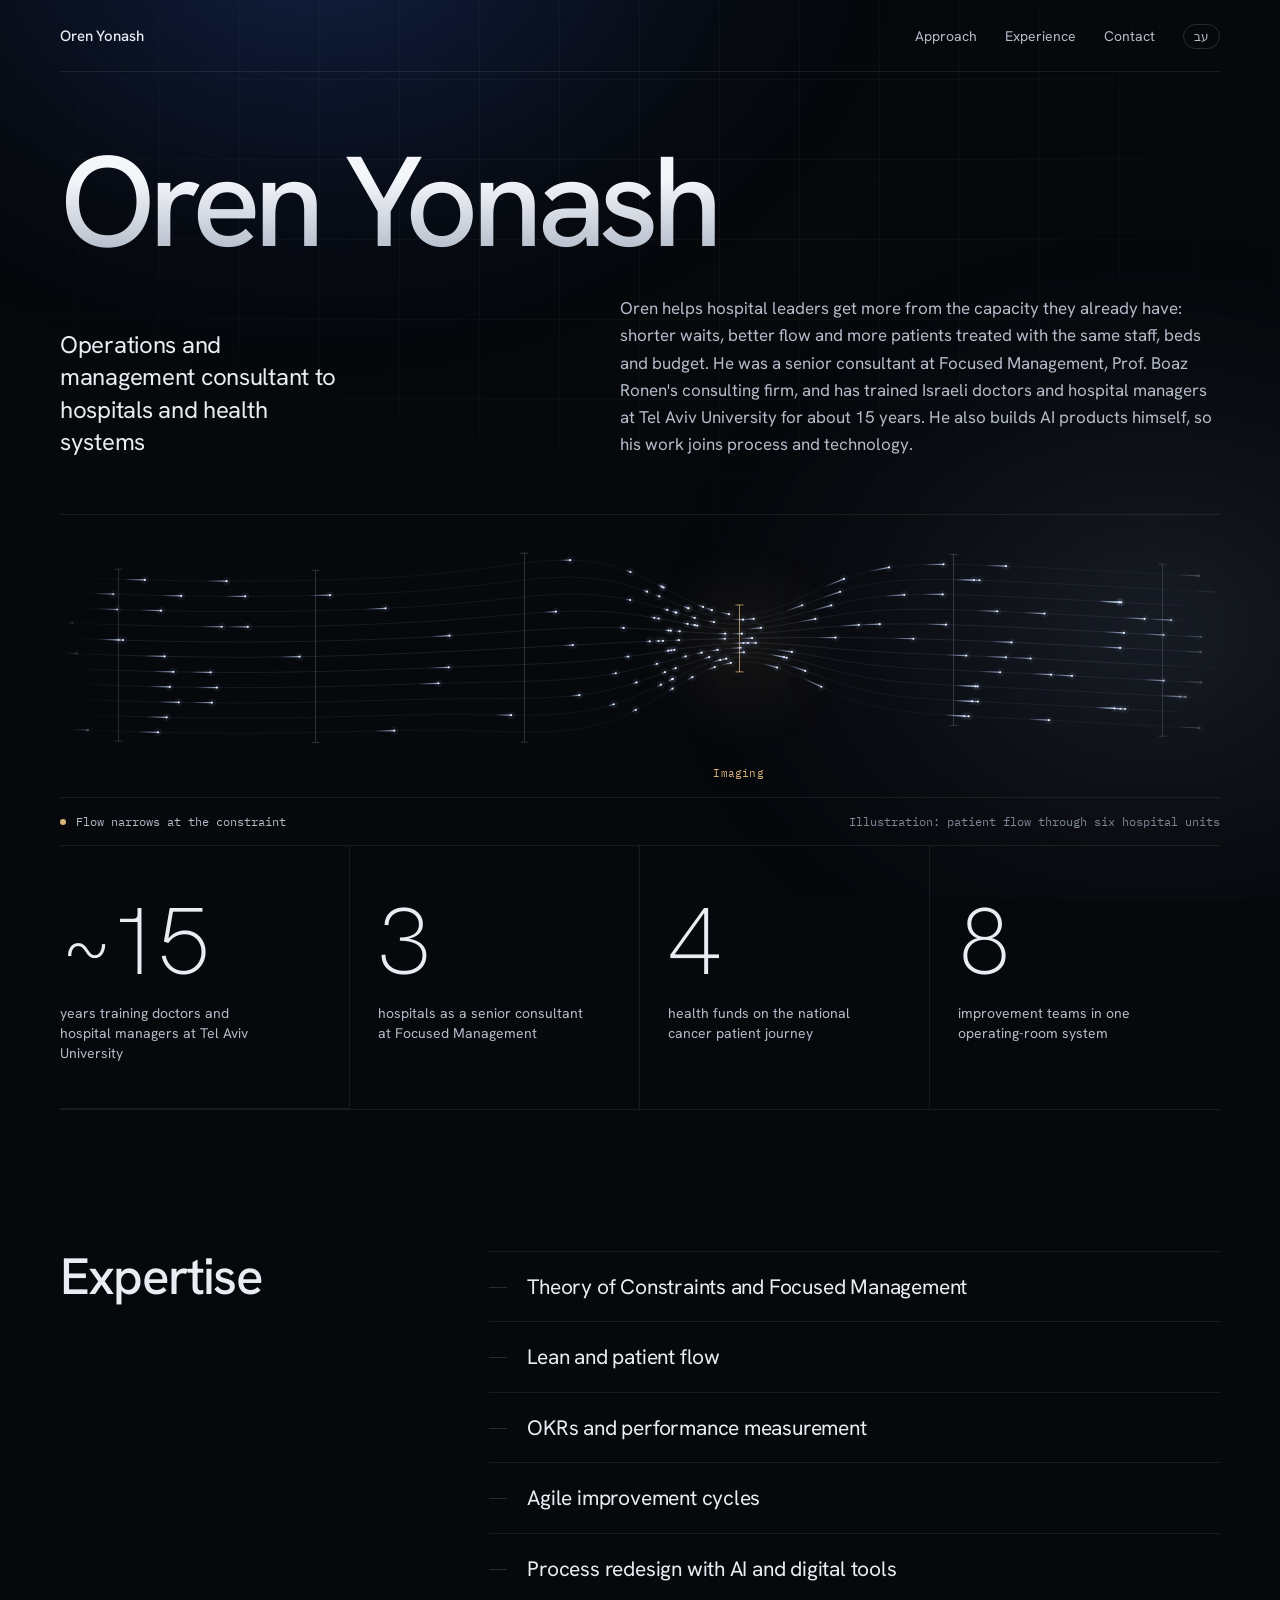
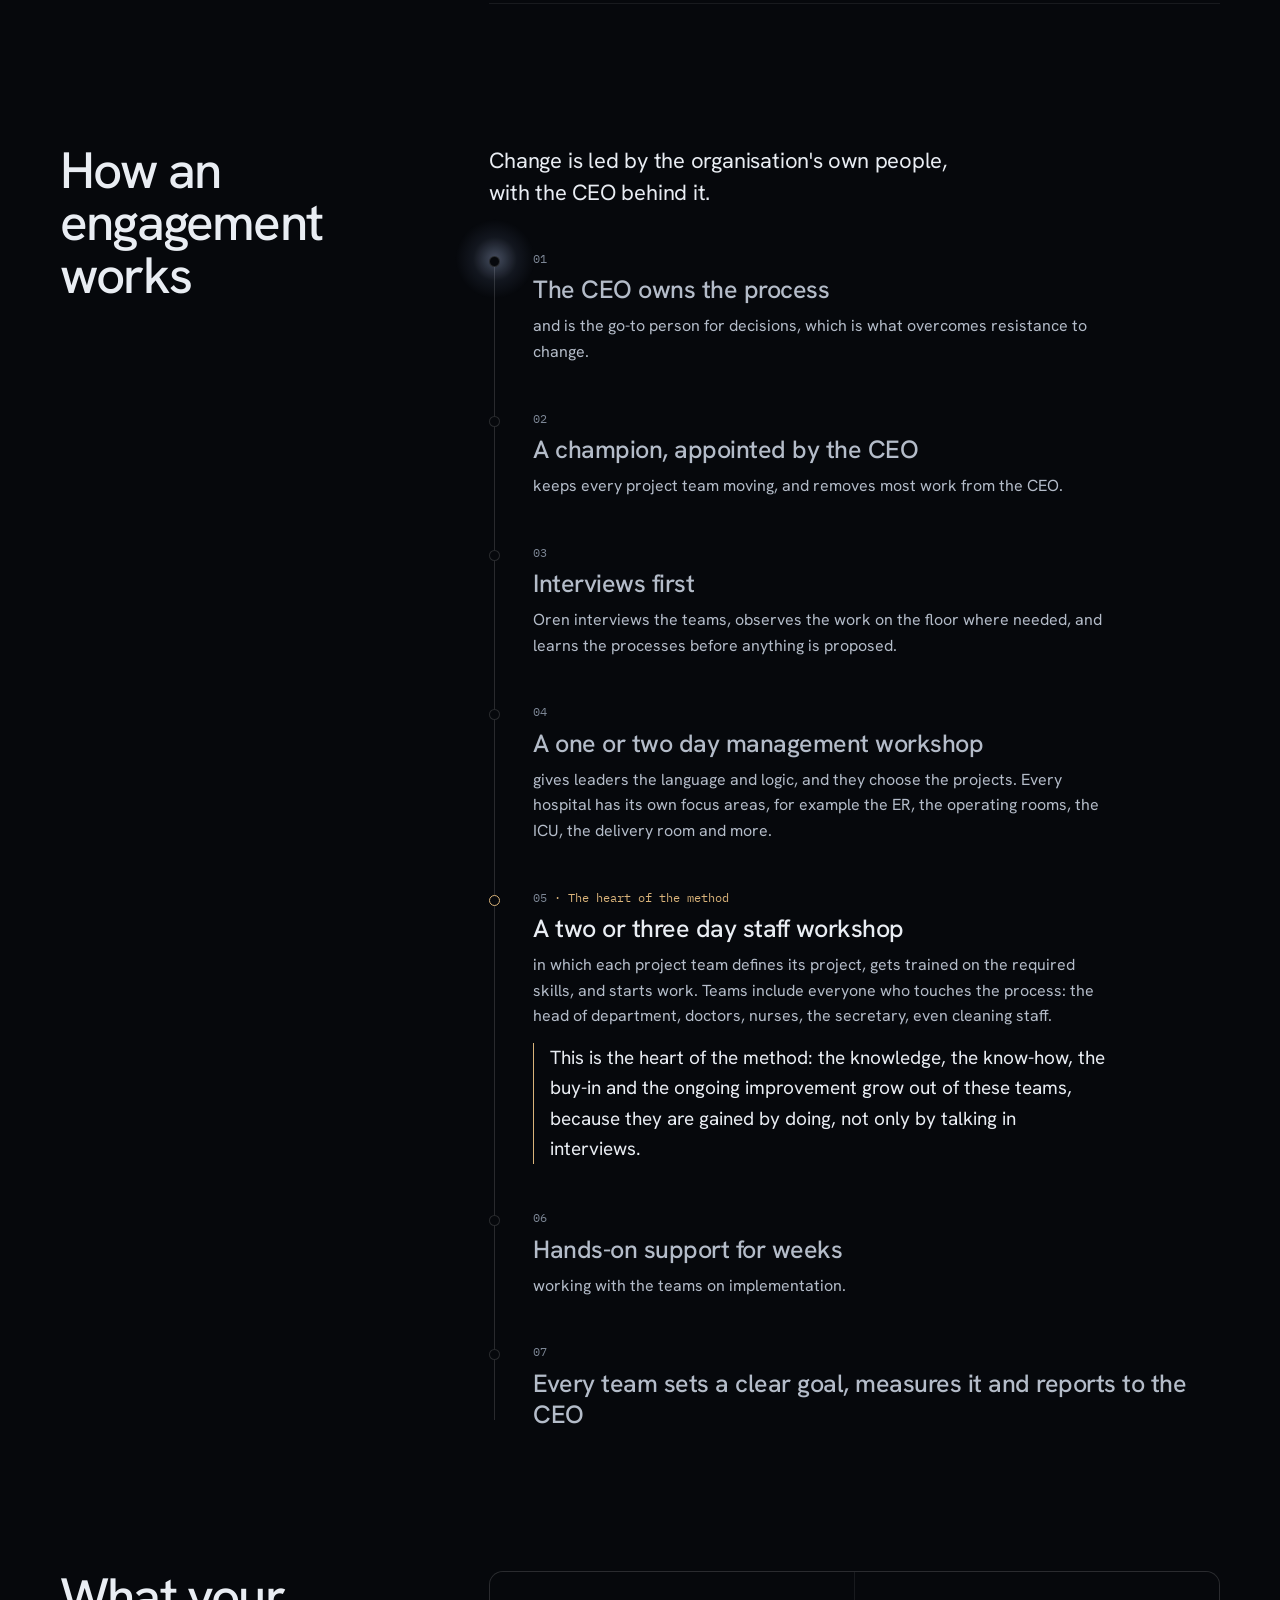
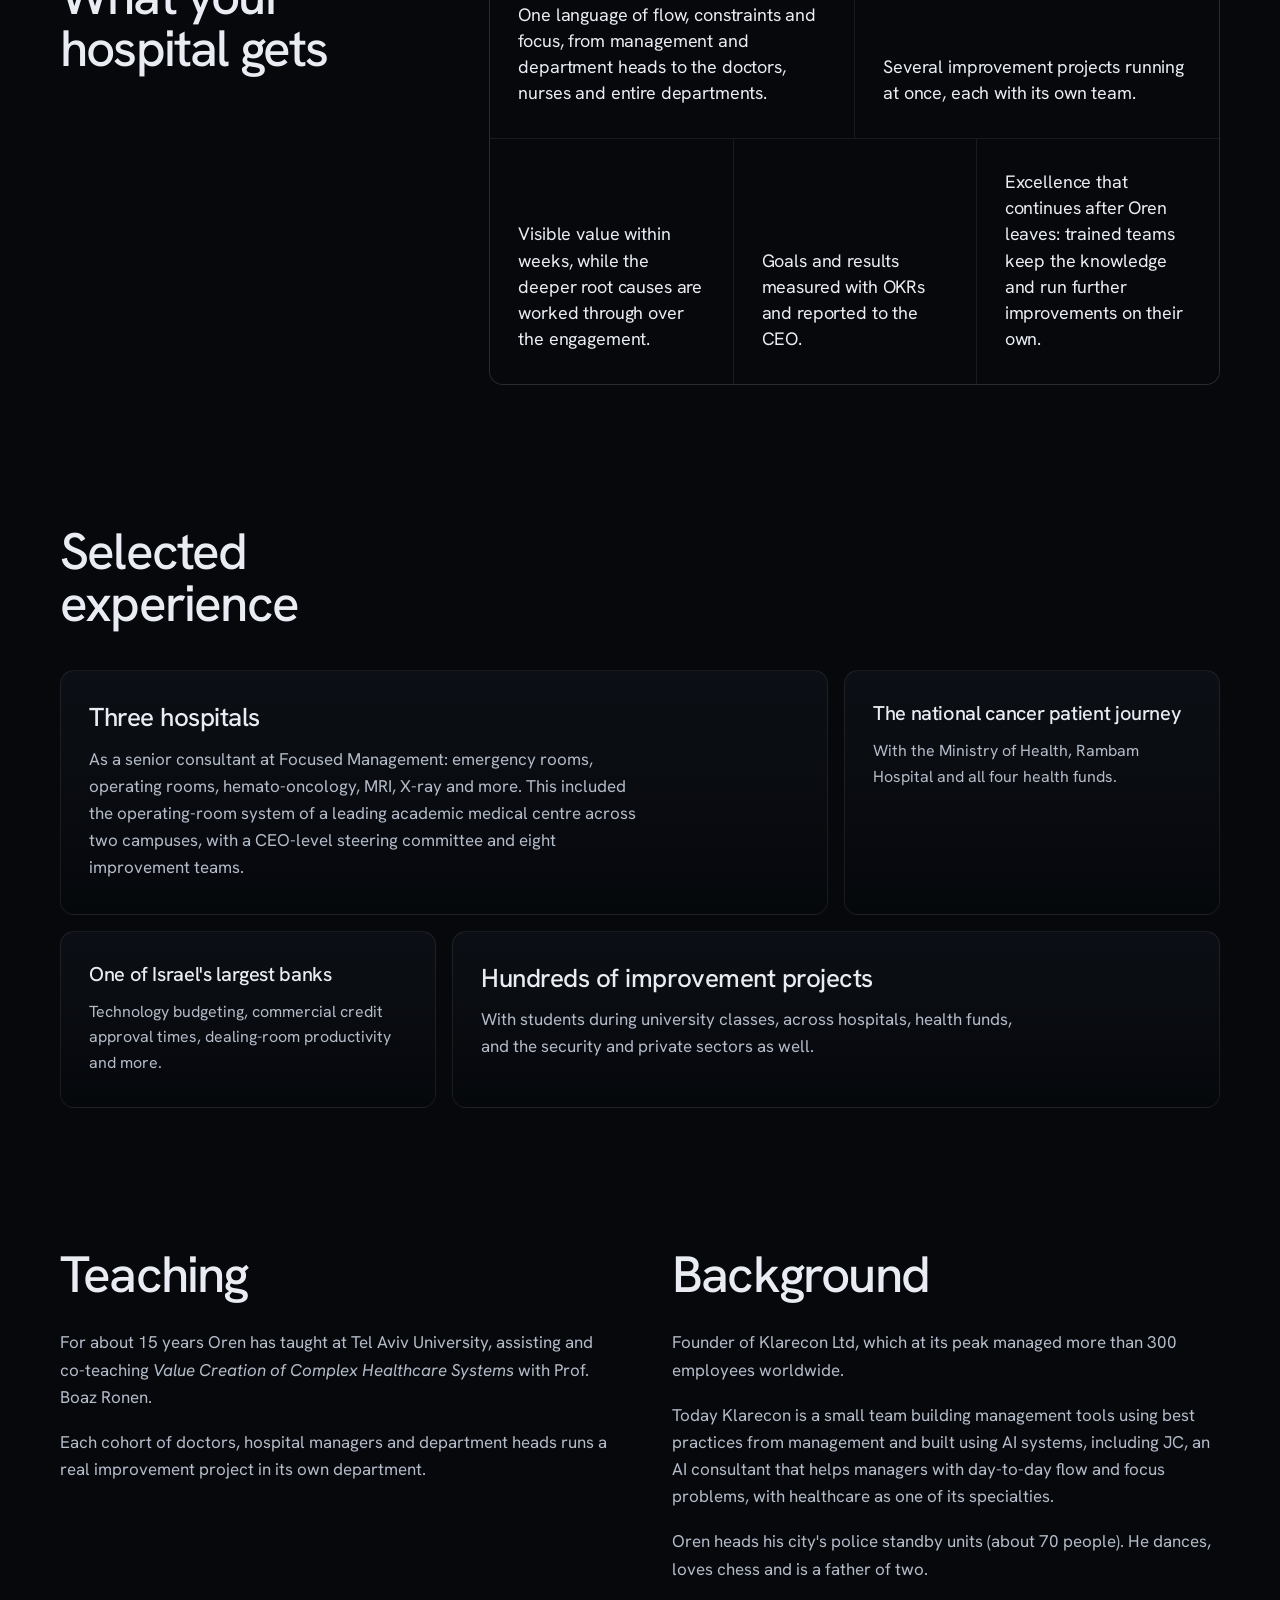
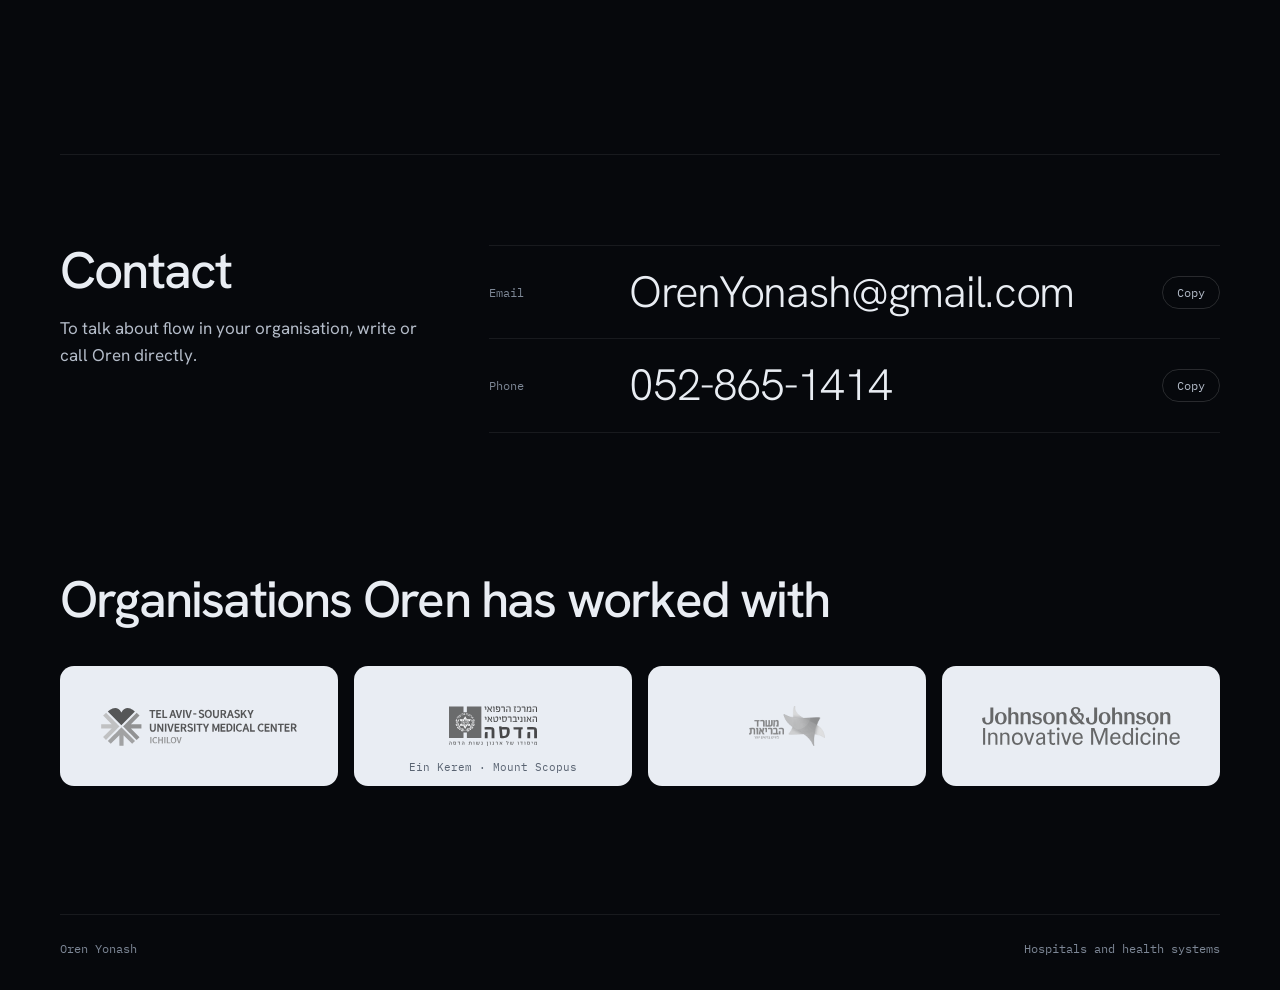
<file: ConsultHC/index.html>
<!doctype html>
<html lang="en">
<head>
<meta charset="utf-8">
<meta name="viewport" content="width=device-width, initial-scale=1, viewport-fit=cover">
<meta name="description" content="Oren Yonash, operations and management consultant to hospitals and health systems.">
<style>[hidden]{display:none!important}img{max-width:100%}</style>
<title>Oren Yonash</title>
<link rel="preconnect" href="https://fonts.googleapis.com">
<link rel="preconnect" href="https://fonts.gstatic.com" crossorigin>
<link href="https://fonts.googleapis.com/css2?family=Hanken+Grotesk:wght@200;300;400;500;600&family=IBM+Plex+Mono:wght@400;500&display=swap" rel="stylesheet">
<style>
:root{
  color-scheme: dark;
  --void:#06080C;
  --graphite:#12161D;
  --deep:#0B1730;
  --ink:#E9EDF3;
  --ink-2:#B4BCC9;
  --ink-3:#7D8796;
  --line:rgba(255,255,255,.075);
  --line-2:rgba(255,255,255,.14);
  --flow:#A9C1FF;
  --flow-dim:rgba(169,193,255,.14);
  --amber:#D9B37A;
  --focus:#BFD0FF;
  --sans:"Hanken Grotesk", "Helvetica Neue", Helvetica, Arial, system-ui, sans-serif;
  --mono:"IBM Plex Mono", ui-monospace, "SFMono-Regular", Menlo, Consolas, monospace;
  --gut:max(16px, env(safe-area-inset-left, 0px));
  --gut-r:max(16px, env(safe-area-inset-right, 0px));
  --ease:cubic-bezier(.22,.61,.36,1);
}
*,*::before,*::after{box-sizing:border-box}
html{background:var(--void);-webkit-text-size-adjust:100%;scroll-behavior:smooth}
body{
  margin:0;background:var(--void);color:var(--ink);
  font-family:var(--sans);font-size:17px;line-height:1.6;font-weight:400;
  -webkit-font-smoothing:antialiased;-moz-osx-font-smoothing:grayscale;
  overflow-x:hidden;
}
::selection{background:rgba(169,193,255,.28);color:#fff}
a{color:inherit}
:focus-visible{outline:1px solid var(--focus);outline-offset:4px;border-radius:2px}

/* ---------- ambient background ---------- */
.ambient{position:fixed;inset:0;z-index:0;pointer-events:none;overflow:hidden;background:var(--void)}
.ambient .glow{position:absolute;border-radius:50%;filter:blur(40px);will-change:transform}
.ambient .g1{width:110vmax;height:80vmax;left:-30vmax;top:-45vmax;
  background:radial-gradient(closest-side, rgba(28,52,110,.55), rgba(11,23,48,.25) 55%, transparent 75%);
  animation:drift1 48s var(--ease) infinite alternate}
.ambient .g2{width:90vmax;height:70vmax;right:-35vmax;top:20vh;
  background:radial-gradient(closest-side, rgba(40,46,58,.55), rgba(18,22,29,.25) 55%, transparent 75%);
  animation:drift2 62s var(--ease) infinite alternate}
.ambient .grid{position:absolute;inset:0;
  background-image:
    linear-gradient(to right, rgba(255,255,255,.035) 1px, transparent 1px),
    linear-gradient(to bottom, rgba(255,255,255,.035) 1px, transparent 1px);
  background-size:80px 80px;background-position:-1px -1px;
  -webkit-mask-image:radial-gradient(ellipse 80% 60% at 50% 20%, #000 20%, transparent 80%);
          mask-image:radial-gradient(ellipse 80% 60% at 50% 20%, #000 20%, transparent 80%)}
@keyframes drift1{from{transform:translate3d(0,0,0)}to{transform:translate3d(14vmax,8vmax,0)}}
@keyframes drift2{from{transform:translate3d(0,0,0)}to{transform:translate3d(-12vmax,-10vmax,0)}}
.paused .ambient .glow{animation-play-state:paused}

.page{position:relative;z-index:1}
.wrap{max-width:1240px;margin:0 auto;padding-left:var(--gut);padding-right:var(--gut-r)}
@media (min-width:760px){.wrap{padding-left:max(40px, env(safe-area-inset-left,0px));padding-right:max(40px, env(safe-area-inset-right,0px))}}

/* ---------- nav ---------- */
.nav{display:flex;justify-content:space-between;align-items:center;height:72px;border-bottom:1px solid var(--line)}
.nav .mark{font-weight:500;letter-spacing:-.01em;text-decoration:none;font-size:15px}
.nav ul{list-style:none;display:flex;gap:28px;margin:0;padding:0}
.nav ul a{font-size:14px;color:var(--ink-2);text-decoration:none;transition:color .3s var(--ease)}
.nav ul a:hover{color:var(--ink)}
@media (max-width:640px){.nav ul li:not(:last-child){display:none}.nav ul li:nth-last-child(2){display:list-item}}
.nav ul .lang a{font-family:var(--mono);font-size:12px;border:1px solid var(--line-2);border-radius:999px;padding:4px 10px}
.nav ul .lang a:hover{border-color:rgba(255,255,255,.3)}

/* ---------- hero ---------- */
.hero{padding:clamp(48px,6vw,72px) 0 0}
.hero h1{
  margin:0;font-weight:500;font-size:clamp(58px,10vw,136px);line-height:.9;letter-spacing:-.052em;
  color:var(--ink);
  background:linear-gradient(180deg,#F4F6FA 30%,#9BA6B8 120%);-webkit-background-clip:text;background-clip:text;-webkit-text-fill-color:transparent;
}
.hero-meta{display:grid;gap:28px;margin-top:clamp(24px,3vw,36px)}
.hero .role{margin:0;font-size:clamp(19px,2vw,24px);line-height:1.35;font-weight:400;letter-spacing:-.012em;color:var(--ink);max-width:28ch}
@media (min-width:900px){.hero .role{max-width:22ch}}
.hero .lede{margin:0;color:var(--ink-2);max-width:60ch;font-size:17px}
@media (min-width:900px){
  .hero-meta{grid-template-columns:5fr 7fr;gap:64px;align-items:end}
  .hero .lede{justify-self:end}
}

/* ---------- flow diagram ---------- */
.flow{position:relative;margin-top:clamp(40px,4.5vw,56px);border-top:1px solid var(--line);border-bottom:1px solid var(--line)}
.flow:focus-visible{outline-offset:-1px}
.flow-stage{position:relative;height:clamp(240px,22vw,330px)}
.flow canvas{position:absolute;inset:0;width:100%;height:100%;display:block}
.units{position:absolute;inset:0;margin:0;padding:0;list-style:none;pointer-events:none}
.unit{position:absolute;top:0;bottom:0;transform:translateX(-50%);width:64px;pointer-events:auto}
.unit span{
  position:absolute;left:50%;bottom:14px;transform:translate(-50%,4px);white-space:nowrap;
  font-family:var(--mono);font-size:11px;letter-spacing:.02em;color:var(--ink-2);
  opacity:0;transition:opacity .6s var(--ease),transform .6s var(--ease),color .4s var(--ease);
}
.unit.is-constraint span{opacity:1;transform:translate(-50%,0);color:var(--amber);transition:opacity .6s var(--ease),transform .6s var(--ease),color 1.6s var(--ease)}
.flow.eased .unit.is-constraint span{color:var(--ink-2)}
.flow:hover .unit span,.flow:focus-visible .unit span,.flow.still .unit span{opacity:1;transform:translate(-50%,0)}
.flow .unit:hover span{color:var(--ink)}
@media (hover:none){.unit span{opacity:.75;transform:translate(-50%,0)}}
@media (max-width:520px){.unit span{font-size:10px;letter-spacing:0}}
.flow-cap{display:flex;justify-content:space-between;gap:16px;flex-wrap:wrap;padding:14px 0;border-top:1px solid var(--line);
  font-family:var(--mono);font-size:12px;color:var(--ink-3)}
.flow-cap .state{color:var(--ink-2);transition:opacity .5s var(--ease)}
.flow-cap .state i{display:inline-block;width:6px;height:6px;border-radius:50%;background:var(--amber);margin-right:10px;vertical-align:1px;transition:background 1.6s var(--ease)}
.flow.eased .flow-cap .state i{background:var(--flow)}

/* ---------- figures ---------- */
.figures{display:grid;grid-template-columns:repeat(2,1fr);border-bottom:1px solid var(--line)}
.fig{padding:36px 20px 34px 0;border-right:1px solid var(--line)}
.fig:nth-child(2n){border-right:0;padding-left:20px}
.fig:nth-child(-n+2){border-bottom:1px solid var(--line)}
.fig .n{display:block;font-weight:200;font-size:clamp(56px,7.4vw,104px);line-height:1;letter-spacing:-.05em;font-variant-numeric:tabular-nums;color:var(--ink)}
.fig .n.approx::before{content:"~"}
.fig p{margin:14px 0 0;font-size:14px;line-height:1.45;color:var(--ink-2);max-width:26ch}
@media (min-width:900px){
  .figures{grid-template-columns:repeat(4,1fr)}
  .fig,.fig:nth-child(2n){padding:48px 28px 44px;border-right:1px solid var(--line);border-bottom:0}
  .fig:first-child{padding-left:0}
  .fig:last-child{border-right:0}
}

/* ---------- sections ---------- */
section.block{padding:clamp(80px,11vw,152px) 0 0}
.split{display:grid;gap:28px}
@media (min-width:900px){.split{grid-template-columns:4fr 8fr;gap:64px}}
h2{margin:0;font-weight:500;font-size:clamp(32px,4vw,52px);line-height:1.02;letter-spacing:-.035em;color:var(--ink);max-width:12ch}
.intro{margin:0 0 40px;font-size:clamp(19px,1.8vw,22px);line-height:1.45;letter-spacing:-.01em;color:var(--ink);max-width:40ch}
p{max-width:64ch}

.expertise{list-style:none;margin:0;padding:0;border-top:1px solid var(--line)}
.expertise li{display:flex;gap:20px;align-items:baseline;padding:18px 0;border-bottom:1px solid var(--line);font-size:clamp(18px,1.7vw,21px);letter-spacing:-.01em}
.expertise li::before{content:"";flex:none;width:18px;height:1px;background:var(--line-2);transform:translateY(-6px)}

/* ---------- steps ---------- */
.steps{position:relative;padding:0 0 0 44px;--p:0}
.steplist{list-style:none;margin:0;padding:0}
.steps .track,.steps .fill{position:absolute;left:5px;top:10px;width:1px}
.steps .track{bottom:10px;background:var(--line-2)}
.steps .fill{height:calc((100% - 20px) * var(--p));background:linear-gradient(to bottom, rgba(169,193,255,0), rgba(169,193,255,.55) 70%, #DCE6FF)}
.steps .fill::after{content:"";position:absolute;left:50%;bottom:-40px;width:80px;height:80px;transform:translateX(-50%);
  background:radial-gradient(closest-side, rgba(190,210,255,.35), rgba(169,193,255,.08) 55%, transparent);pointer-events:none}
.step{position:relative;padding:0 0 44px}
.step:last-child{padding-bottom:0}
.step::before{content:"";position:absolute;left:-44px;top:7px;width:11px;height:11px;border-radius:50%;
  background:var(--void);border:1px solid var(--line-2);transition:border-color .6s var(--ease),background .6s var(--ease),box-shadow .6s var(--ease)}
.step.lit::before{border-color:var(--flow);background:#1A2440;box-shadow:0 0 0 4px rgba(169,193,255,.07)}
.step .num{font-family:var(--mono);font-size:12px;color:var(--ink-3);display:block;margin-bottom:6px;transition:color .6s var(--ease)}
.step.lit .num{color:var(--flow)}
.step h3{margin:0;font-size:clamp(20px,2vw,25px);font-weight:500;letter-spacing:-.02em;line-height:1.25;color:var(--ink-2);transition:color .6s var(--ease)}
.step.lit h3{color:var(--ink)}
.step p{margin:8px 0 0;color:var(--ink-2);font-size:16px}
.step.key .key-tag{font-family:var(--mono);color:var(--amber)}
.step.key h3{color:var(--ink)}
.step.key::before{border-color:var(--amber)}
.step.key.lit::before{border-color:var(--amber);box-shadow:0 0 0 5px rgba(217,179,122,.10)}
.step.key .key-line{margin-top:14px;padding-inline-start:16px;border-inline-start:1px solid var(--amber);color:var(--ink);font-size:clamp(17px,1.5vw,19px);line-height:1.6;max-width:52ch}

/* ---------- cards ---------- */
.lit-card{position:relative;isolation:isolate;--mx:50%;--my:50%}
.lit-card::before{content:"";position:absolute;inset:0;z-index:-1;border-radius:inherit;opacity:0;transition:opacity .5s var(--ease);
  background:radial-gradient(360px circle at var(--mx) var(--my), rgba(150,178,255,.085), transparent 65%)}
.lit-card::after{content:"";position:absolute;inset:-1px;border-radius:inherit;padding:1px;opacity:0;transition:opacity .5s var(--ease);pointer-events:none;
  background:radial-gradient(260px circle at var(--mx) var(--my), rgba(190,208,255,.5), transparent 70%);
  -webkit-mask:linear-gradient(#000 0 0) content-box,linear-gradient(#000 0 0);-webkit-mask-composite:xor;
          mask:linear-gradient(#000 0 0) content-box exclude,linear-gradient(#000 0 0)}
.lit-card:hover::before,.lit-card:hover::after{opacity:1}

.gets{display:grid;grid-template-columns:1fr;gap:1px;background:var(--line);border:1px solid var(--line);border-radius:14px;overflow:hidden}
.gets .lit-card{background:var(--void);padding:30px 28px 32px;display:flex;align-items:flex-end;min-height:132px}
.gets .lit-card::after{display:none}
.gets p{margin:0;font-size:18px;line-height:1.45;letter-spacing:-.008em;color:var(--ink)}
@media (min-width:760px){
  .gets{grid-template-columns:repeat(6,1fr)}
  .gets .lit-card:nth-child(-n+2){grid-column:span 3}
  .gets .lit-card:nth-child(n+3){grid-column:span 2}
}

.cases{display:grid;grid-template-columns:1fr;gap:16px}
.case{border:1px solid var(--line);border-radius:14px;padding:30px 28px 32px;background:linear-gradient(180deg, rgba(18,22,29,.55), rgba(6,8,12,.35))}
.case h3{margin:0 0 12px;font-size:20px;font-weight:500;letter-spacing:-.018em;line-height:1.25}
.case p{margin:0;color:var(--ink-2);font-size:16px}
@media (min-width:760px){.cases{grid-template-columns:repeat(2,1fr)}.case.wide{grid-column:span 2}}
@media (min-width:1100px){.cases{grid-template-columns:repeat(3,1fr)}.case.wide{grid-column:span 2}.case.wide h3{font-size:26px}.case.wide p{font-size:17px;max-width:56ch}}

.prose p{margin:0 0 18px;color:var(--ink-2)}
.prose p:first-child{color:var(--ink);font-size:clamp(19px,1.8vw,22px);line-height:1.45;letter-spacing:-.01em;max-width:44ch}
.duo{display:grid;gap:56px}
@media (min-width:900px){.duo{grid-template-columns:1fr 1fr;gap:64px}}
.duo h2{margin-bottom:28px}

/* ---------- contact ---------- */
.contact{margin-top:clamp(96px,12vw,168px);border-top:1px solid var(--line);padding:clamp(56px,7vw,96px) 0 0}
.contact h2{max-width:none}
.contact .note{margin:18px 0 0;color:var(--ink-2);max-width:38ch}
.lines{margin:0;padding:0;list-style:none;border-top:1px solid var(--line)}
.lines li{display:grid;grid-template-columns:1fr auto;align-items:center;gap:8px 20px;padding:22px 0;border-bottom:1px solid var(--line)}
.lines .lab{grid-column:1 / -1;font-family:var(--mono);font-size:12px;color:var(--ink-3)}
.lines .v{font-weight:300;font-size:clamp(24px,3.6vw,44px);letter-spacing:-.03em;line-height:1.1;color:var(--ink);user-select:all;-webkit-user-select:all;overflow-wrap:anywhere;min-width:0}
.copy{font-family:var(--mono);font-size:12px;color:var(--ink-2);background:transparent;border:1px solid var(--line-2);border-radius:999px;padding:8px 14px;cursor:pointer;
  transition:color .3s var(--ease),border-color .3s var(--ease),background .3s var(--ease);white-space:nowrap}
.copy:hover{color:var(--ink);border-color:rgba(255,255,255,.3)}
.copy.done{color:var(--void);background:var(--flow);border-color:var(--flow)}
@media (min-width:900px){.lines li{grid-template-columns:120px 1fr auto}.lines .lab{grid-column:auto}}

footer{margin-top:clamp(80px,10vw,140px);padding:24px 0 max(32px, env(safe-area-inset-bottom,0px));border-top:1px solid var(--line);
  display:flex;justify-content:space-between;gap:16px;flex-wrap:wrap;font-family:var(--mono);font-size:12px;color:var(--ink-3)}
.sr{position:absolute;width:1px;height:1px;overflow:hidden;clip:rect(0 0 0 0);white-space:nowrap}

/* ---------- organisations (logos) ---------- */
.orgs h2{max-width:none;margin-bottom:40px}
.orgs ul{margin:0;padding:0;list-style:none;display:grid;grid-template-columns:repeat(2,minmax(0,1fr));gap:12px}
@media (min-width:900px){.orgs ul{grid-template-columns:repeat(4,minmax(0,1fr));gap:16px}}
.orgs li{position:relative;display:flex;align-items:center;justify-content:center;min-height:104px;padding:24px 14px;border-radius:14px;background:var(--ink);outline:none;
  transition:box-shadow .3s var(--ease)}
.orgs img{display:block;height:32px;width:auto;max-width:100%;object-fit:contain;filter:grayscale(1);opacity:.78;transition:filter .4s var(--ease),opacity .4s var(--ease)}
@media (min-width:900px){.orgs li{min-height:120px;padding:28px 20px}.orgs img{height:40px}}
.orgs li:hover img,.orgs li:focus-visible img,.orgs li:focus img{filter:none;opacity:1}
.orgs li:focus-visible{box-shadow:0 0 0 2px var(--void),0 0 0 4px var(--focus)}
.orgs .cap{position:absolute;left:0;right:0;bottom:9px;text-align:center;font-family:var(--mono);font-size:10.5px;line-height:1.2;color:#5A6472}
@media (min-width:900px){.orgs .cap{bottom:12px;font-size:11px}}

@media (prefers-reduced-motion: reduce){
  html{scroll-behavior:auto}
  .ambient .glow{animation:none}
  *,*::before,*::after{transition-duration:.01ms !important}
}
</style>
</head>
<body>

<div class="ambient" aria-hidden="true"><div class="glow g1"></div><div class="glow g2"></div><div class="grid"></div></div>

<div class="page">
<div class="wrap">
  <nav class="nav" aria-label="Main">
    <a class="mark" href="#top">Oren Yonash</a>
    <ul>
      <li><a href="#approach">Approach</a></li>
      <li><a href="#experience">Experience</a></li>
      <li><a href="#contact">Contact</a></li>
      <li class="lang"><a href="he/" lang="he" hreflang="he" aria-label="גרסה בעברית">עב</a></li>
    </ul>
  </nav>

  <header class="hero" id="top">
    <h1>Oren Yonash</h1>
    <div class="hero-meta">
      <p class="role">Operations and management consultant to hospitals and health systems</p>
      <p class="lede">Oren helps hospital leaders get more from the capacity they already have: shorter waits, better flow and more patients treated with the same staff, beds and budget. He was a senior consultant at Focused Management, Prof. Boaz Ronen's consulting firm, and has trained Israeli doctors and hospital managers at Tel Aviv University for about 15 years. He also builds AI products himself, so his work joins process and technology.</p>
    </div>
  </header>

  <figure class="flow" id="flow" tabindex="0" aria-labelledby="flowcap" style="margin-left:0;margin-right:0;margin-bottom:0">
    <div class="flow-stage">
      <canvas id="flowCanvas" aria-hidden="true"></canvas>
      <ul class="units" id="units" aria-hidden="true"></ul>
    </div>
    <figcaption class="flow-cap" id="flowcap">
      <span class="state" id="flowState"><i aria-hidden="true"></i><span id="flowStateText">Flow narrows at the constraint</span></span>
      <span>Illustration: patient flow through six hospital units</span>
    </figcaption>
  </figure>

  <div class="figures" id="figures">
    <div class="fig"><span class="n approx" data-to="15">15</span><p>years training doctors and hospital managers at Tel Aviv University</p></div>
    <div class="fig"><span class="n" data-to="3">3</span><p>hospitals as a senior consultant at Focused Management</p></div>
    <div class="fig"><span class="n" data-to="4">4</span><p>health funds on the national cancer patient journey</p></div>
    <div class="fig"><span class="n" data-to="8">8</span><p>improvement teams in one operating-room system</p></div>
  </div>

  <section class="block" aria-labelledby="h-exp-areas">
    <div class="split">
      <h2 id="h-exp-areas">Expertise</h2>
      <ul class="expertise">
        <li>Theory of Constraints and Focused Management</li>
        <li>Lean and patient flow</li>
        <li>OKRs and performance measurement</li>
        <li>Agile improvement cycles</li>
        <li>Process redesign with AI and digital tools</li>
      </ul>
    </div>
  </section>

  <section class="block" id="approach" aria-labelledby="h-steps">
    <div class="split">
      <h2 id="h-steps">How an engagement works</h2>
      <div>
        <p class="intro">Change is led by the organisation's own people, with the CEO behind it.</p>
        <div class="steps" id="steps">
          <span class="track" aria-hidden="true"></span><span class="fill" aria-hidden="true"></span>
          <ol class="steplist">
          <li class="step"><span class="num">01</span><h3>The CEO owns the process</h3><p>and is the go-to person for decisions, which is what overcomes resistance to change.</p></li>
          <li class="step"><span class="num">02</span><h3>A champion, appointed by the CEO</h3><p>keeps every project team moving, and removes most work from the CEO.</p></li>
          <li class="step"><span class="num">03</span><h3>Interviews first</h3><p>Oren interviews the teams, observes the work on the floor where needed, and learns the processes before anything is proposed.</p></li>
          <li class="step"><span class="num">04</span><h3>A one or two day management workshop</h3><p>gives leaders the language and logic, and they choose the projects. Every hospital has its own focus areas, for example the ER, the operating rooms, the ICU, the delivery room and more.</p></li>
          <li class="step key"><span class="num">05 <span class="key-tag">· The heart of the method</span></span><h3>A two or three day staff workshop</h3><p>in which each project team defines its project, gets trained on the required skills, and starts work. Teams include everyone who touches the process: the head of department, doctors, nurses, the secretary, even cleaning staff.</p><p class="key-line">This is the heart of the method: the knowledge, the know-how, the buy-in and the ongoing improvement grow out of these teams, because they are gained by doing, not only by talking in interviews.</p></li>
          <li class="step"><span class="num">06</span><h3>Hands-on support for weeks</h3><p>working with the teams on implementation.</p></li>
          <li class="step"><span class="num">07</span><h3>Every team sets a clear goal, measures it and reports to the CEO</h3></li>
          </ol>
        </div>
      </div>
    </div>
  </section>

  <section class="block" aria-labelledby="h-gets">
    <div class="split">
      <h2 id="h-gets">What your hospital gets</h2>
      <div class="gets">
        <div class="lit-card"><p>One language of flow, constraints and focus, from management and department heads to the doctors, nurses and entire departments.</p></div>
        <div class="lit-card"><p>Several improvement projects running at once, each with its own team.</p></div>
        <div class="lit-card"><p>Visible value within weeks, while the deeper root causes are worked through over the engagement.</p></div>
        <div class="lit-card"><p>Goals and results measured with OKRs and reported to the CEO.</p></div>
        <div class="lit-card"><p>Excellence that continues after Oren leaves: trained teams keep the knowledge and run further improvements on their own.</p></div>
      </div>
    </div>
  </section>

  <section class="block" id="experience" aria-labelledby="h-exp">
    <h2 id="h-exp" style="margin-bottom:40px">Selected experience</h2>
    <div class="cases">
      <article class="case lit-card wide"><h3>Three hospitals</h3><p>As a senior consultant at Focused Management: emergency rooms, operating rooms, hemato-oncology, MRI, X-ray and more. This included the operating-room system of a leading academic medical centre across two campuses, with a CEO-level steering committee and eight improvement teams.</p></article>
      <article class="case lit-card"><h3>The national cancer patient journey</h3><p>With the Ministry of Health, Rambam Hospital and all four health funds.</p></article>
      <article class="case lit-card"><h3>One of Israel's largest banks</h3><p>Technology budgeting, commercial credit approval times, dealing-room productivity and more.</p></article>
      <article class="case lit-card wide"><h3>Hundreds of improvement projects</h3><p>With students during university classes, across hospitals, health funds, and the security and private sectors as well.</p></article>
    </div>
  </section>

  <section class="block" aria-label="Teaching and background">
    <div class="duo">
      <div class="prose">
        <h2 id="h-teach">Teaching</h2>
        <p>For about 15 years Oren has taught at Tel Aviv University, assisting and co-teaching <em>Value Creation of Complex Healthcare Systems</em> with Prof. Boaz Ronen.</p>
        <p>Each cohort of doctors, hospital managers and department heads runs a real improvement project in its own department.</p>
      </div>
      <div class="prose">
        <h2 id="h-bg">Background</h2>
        <p>Founder of Klarecon Ltd, which at its peak managed more than 300 employees worldwide.</p>
        <p>Today Klarecon is a small team building management tools using best practices from management and built using AI systems, including JC, an AI consultant that helps managers with day-to-day flow and focus problems, with healthcare as one of its specialties.</p>
        <p>Oren heads his city's police standby units (about 70 people). He dances, loves chess and is a father of two.</p>
      </div>
    </div>
  </section>

  <section class="contact" id="contact" aria-labelledby="h-contact">
    <div class="split">
      <div>
        <h2 id="h-contact">Contact</h2>
        <p class="note">To talk about flow in your organisation, write or call Oren directly.</p>
      </div>
      <div>
        <ul class="lines">
          <li><span class="lab">Email</span><span class="v" id="email">OrenYonash@gmail.com</span><button class="copy" type="button" data-copy="email" aria-label="Copy email address">Copy</button></li>
          <li><span class="lab">Phone</span><span class="v" id="phone">052-865-1414</span><button class="copy" type="button" data-copy="phone" aria-label="Copy phone number">Copy</button></li>
        </ul>
        <p class="sr" id="copyStatus" aria-live="polite"></p>
      </div>
    </div>
  </section>

  <section class="block orgs" aria-labelledby="h-orgs">
    <h2 id="h-orgs">Organisations Oren has worked with</h2>
    <ul>
      <li tabindex="0"><img src="logos/sourasky-en.svg" alt="Tel Aviv Sourasky Medical Center (Ichilov)" width="196" height="40" loading="lazy" decoding="async"></li>
      <li tabindex="0"><img src="logos/hadassah.svg" alt="Hadassah Medical Center" width="88" height="40" loading="lazy" decoding="async"><span class="cap">Ein Kerem · Mount Scopus</span></li>
      <li tabindex="0"><img src="logos/ministry-of-health.png" alt="Israel Ministry of Health" width="75" height="40" loading="lazy" decoding="async"></li>
      <li tabindex="0"><img src="logos/jnj-innovative-medicine.svg" alt="Johnson &amp; Johnson Innovative Medicine (formerly Janssen)" width="200" height="40" loading="lazy" decoding="async"></li>
    </ul>
  </section>

  <footer><span>Oren Yonash</span><span>Hospitals and health systems</span></footer>
</div>
</div>

<script>
(function(){
  var reduce = window.matchMedia('(prefers-reduced-motion: reduce)').matches;
  var root = document.documentElement;

  document.addEventListener('visibilitychange', function(){
    root.classList.toggle('paused', document.hidden);
  });

  /* ---------------- flow diagram ---------------- */
  var flow = document.getElementById('flow');
  var canvas = document.getElementById('flowCanvas');
  var ctx = canvas.getContext('2d');
  var unitsEl = document.getElementById('units');
  var stateText = document.getElementById('flowStateText');
  var stateWrap = document.getElementById('flowState');
  var UNITS = [
    {name:'Arrival', short:'Arrival', u:.05},
    {name:'Triage', short:'Triage', u:.22},
    {name:'Emergency', short:'ER', u:.40},
    {name:'Imaging', short:'Imaging', u:.585, constraint:true},
    {name:'Ward', short:'Ward', u:.77},
    {name:'Discharge', short:'Discharge', u:.95}
  ];
  var UC = .585;
  var hoverUnit = -1;

  UNITS.forEach(function(un, i){
    var li = document.createElement('li');
    li.className = 'unit' + (un.constraint ? ' is-constraint' : '');
    li.style.left = (un.u*100) + '%';
    var s = document.createElement('span');
    s.textContent = un.name;
    s.setAttribute('data-short', un.short);
    li.appendChild(s);
    li.addEventListener('mouseenter', function(){ hoverUnit = i; if(!running) draw(); });
    li.addEventListener('mouseleave', function(){ hoverUnit = -1; if(!running) draw(); });
    unitsEl.appendChild(li);
    un.label = s;
  });

  var W = 0, H = 0, dpr = 1;
  var LANES = 11, PER = 15;
  var parts = [];
  for (var l=0; l<LANES; l++){
    for (var k=0; k<PER; k++){
      parts.push({lane:l, u:(k + ((l*7)%11)/11)/PER + (Math.random()-.5)*.02, sp:.92 + Math.random()*.16});
    }
  }

  function g(x, s){ return Math.exp(-(x*x)/(2*s*s)); }
  function narrow(u, e){
    var c = 1 - e;
    return 1 - c*.72*g(u-UC, .06) + c*.16*g(u-(UC-.13), .07);
  }
  function laneY(u, off, e){
    var cy = H*.47 + Math.sin(u*Math.PI*2 + .6)*H*.035;
    return cy + off*H*.27*narrow(u, e);
  }
  function speed(u, e){
    var c = 1 - e;
    return .055 * (1 - c*.8*g(u-(UC-.07), .075));
  }
  function laneOff(l){ return (l/(LANES-1))*2 - 1; }

  function resize(){
    var r = canvas.getBoundingClientRect();
    dpr = Math.min(window.devicePixelRatio || 1, 2);
    W = r.width; H = r.height;
    canvas.width = Math.round(W*dpr); canvas.height = Math.round(H*dpr);
    ctx.setTransform(dpr,0,0,dpr,0,0);
    var compact = W < 560;
    UNITS.forEach(function(un){ un.label.textContent = compact ? un.short : un.name; });
    draw();
  }

  var E = 0; // 0 = constrained, 1 = even
  function mix(a,b,t){ return a + (b-a)*t; }

  function draw(){
    if (!W) return;
    ctx.clearRect(0,0,W,H);
    var pad = 0, x0 = pad, x1 = W - pad;
    function X(u){ return x0 + u*(x1-x0); }
    var STEPS = 90;

    // lanes
    ctx.lineWidth = 1;
    for (var l=0; l<LANES; l++){
      var off = laneOff(l);
      var a = .06 + (1-Math.abs(off))*.06;
      ctx.strokeStyle = 'rgba(169,193,255,' + a.toFixed(3) + ')';
      ctx.beginPath();
      for (var s=0; s<=STEPS; s++){
        var u = s/STEPS, y = laneY(u, off, E);
        if (s===0) ctx.moveTo(X(u), y); else ctx.lineTo(X(u), y);
      }
      ctx.stroke();
    }

    // unit markers
    UNITS.forEach(function(un, i){
      var top = laneY(un.u, -1, E) - 10, bot = laneY(un.u, 1, E) + 10;
      var x = Math.round(X(un.u)) + .5;
      var col, alpha;
      if (un.constraint){
        var r = Math.round(mix(217,170,E)), gg = Math.round(mix(179,190,E)), b = Math.round(mix(122,230,E));
        col = r+','+gg+','+b; alpha = mix(.75,.32,E);
      } else { col = '200,212,235'; alpha = .2; }
      if (i === hoverUnit) alpha = Math.max(alpha, .8);
      ctx.strokeStyle = 'rgba('+col+','+alpha.toFixed(3)+')';
      ctx.beginPath(); ctx.moveTo(x, top); ctx.lineTo(x, bot);
      ctx.moveTo(x-4, top); ctx.lineTo(x+4, top);
      ctx.moveTo(x-4, bot); ctx.lineTo(x+4, bot);
      ctx.stroke();
      if (un.constraint && E < 1){
        var rr = Math.min(W*.09, 110), halo = ctx.createRadialGradient(x, H*.47, 0, x, H*.47, rr);
        halo.addColorStop(0, 'rgba(217,179,122,' + ((1-E)*.07).toFixed(3) + ')');
        halo.addColorStop(1, 'rgba(217,179,122,0)');
        ctx.fillStyle = halo; ctx.fillRect(x-rr, H*.47-rr, rr*2, rr*2);
      }
    });

    // particles
    for (var i=0; i<parts.length; i++){
      var p = parts[i], off2 = laneOff(p.lane);
      var hx = X(p.u), hy = laneY(p.u, off2, E);
      var tu = p.u - .018*(speed(p.u,E)/.055);
      var tx = X(tu), ty = laneY(tu, off2, E);
      var grad = ctx.createLinearGradient(tx, ty, hx, hy);
      grad.addColorStop(0, 'rgba(169,193,255,0)');
      grad.addColorStop(1, 'rgba(214,226,255,.75)');
      ctx.strokeStyle = grad; ctx.lineWidth = 1.2;
      ctx.beginPath(); ctx.moveTo(tx, ty); ctx.lineTo(hx, hy); ctx.stroke();
      ctx.fillStyle = 'rgba(169,193,255,.07)';
      ctx.beginPath(); ctx.arc(hx, hy, 4, 0, Math.PI*2); ctx.fill();
      ctx.fillStyle = 'rgba(236,242,255,.95)';
      ctx.beginPath(); ctx.arc(hx, hy, 1.1, 0, Math.PI*2); ctx.fill();
    }

    // soft horizontal fade at both ends
    ctx.globalCompositeOperation = 'destination-in';
    var fade = ctx.createLinearGradient(0,0,W,0);
    fade.addColorStop(0,'rgba(0,0,0,0)'); fade.addColorStop(.06,'rgba(0,0,0,1)');
    fade.addColorStop(.94,'rgba(0,0,0,1)'); fade.addColorStop(1,'rgba(0,0,0,0)');
    ctx.fillStyle = fade; ctx.fillRect(0,0,W,H);
    ctx.globalCompositeOperation = 'source-over';
  }

  function step(dt){
    for (var i=0; i<parts.length; i++){
      var p = parts[i];
      p.u += dt * speed(p.u, E) * p.sp;
      if (p.u > 1.02) p.u -= 1.04;
    }
  }

  // cycle: 7s constrained, 3s easing, 6s even, 3s returning
  var CYCLE = 19, t = 0;
  function easeIO(x){ return x<.5 ? 4*x*x*x : 1 - Math.pow(-2*x+2,3)/2; }
  function eAt(tt){
    if (tt < 7) return 0;
    if (tt < 10) return easeIO((tt-7)/3);
    if (tt < 16) return 1;
    return 1 - easeIO((tt-16)/3);
  }
  var shownEased = null;
  function setState(eased){
    if (eased === shownEased) return;
    shownEased = eased;
    flow.classList.toggle('eased', eased);
    stateWrap.style.opacity = 0;
    setTimeout(function(){
      stateText.textContent = eased ? 'Constraint eased, flow evens out' : 'Flow narrows at the constraint';
      stateWrap.style.opacity = 1;
    }, reduce ? 0 : 350);
  }

  var running = false, last = 0, visible = true, raf = 0;
  function frame(now){
    if (!running) return;
    var dt = Math.min((now - last)/1000, .05); last = now;
    t = (t + dt) % CYCLE;
    E = eAt(t);
    setState(E > .5);
    step(dt);
    draw();
    raf = requestAnimationFrame(frame);
  }
  function start(){ if (running || reduce || !visible || document.hidden) return; running = true; last = performance.now(); raf = requestAnimationFrame(frame); }
  function stop(){ running = false; cancelAnimationFrame(raf); }

  // settle the particles into the constrained pattern before first paint
  for (var w=0; w<400; w++) step(.05);

  if ('ResizeObserver' in window) new ResizeObserver(resize).observe(canvas); else window.addEventListener('resize', resize);
  resize();

  if (reduce){
    flow.classList.add('still');
    E = 0; setState(false); draw();
  } else {
    if ('IntersectionObserver' in window){
      new IntersectionObserver(function(en){ visible = en[0].isIntersecting; visible ? start() : stop(); }).observe(flow);
    }
    document.addEventListener('visibilitychange', function(){ document.hidden ? stop() : start(); });
    start();
  }

  /* ---------------- counters ---------------- */
  var nums = document.querySelectorAll('.fig .n');
  if (!reduce && 'IntersectionObserver' in window){
    var io = new IntersectionObserver(function(entries){
      entries.forEach(function(en){
        if (!en.isIntersecting) return;
        io.unobserve(en.target);
        var el = en.target, to = parseInt(el.getAttribute('data-to'),10), t0 = null, dur = 1800;
        function tick(now){
          if (t0 === null) t0 = now;
          var k = Math.min((now-t0)/dur, 1), v = 1 - Math.pow(1-k, 4);
          el.textContent = Math.round(to*v);
          if (k < 1) requestAnimationFrame(tick); else el.textContent = to;
        }
        el.textContent = '0';
        requestAnimationFrame(tick);
      });
    }, {threshold:.6});
    nums.forEach(function(n){ io.observe(n); });
  }

  /* ---------------- steps progress ---------------- */
  var steps = document.getElementById('steps');
  var items = steps.querySelectorAll('.step');
  function updateSteps(){
    var r = steps.getBoundingClientRect(), vh = window.innerHeight;
    var p = reduce ? 1 : Math.max(0, Math.min(1, (vh*.62 - r.top) / (r.height - 20)));
    steps.style.setProperty('--p', p.toFixed(4));
    var reach = 10 + p*(r.height - 20);
    items.forEach(function(it){ it.classList.toggle('lit', it.offsetTop + 12 <= reach + 1); });
  }
  var ticking = false;
  function onScroll(){ if (ticking) return; ticking = true; requestAnimationFrame(function(){ ticking = false; updateSteps(); }); }
  window.addEventListener('scroll', onScroll, {passive:true});
  window.addEventListener('resize', onScroll);
  updateSteps();

  /* ---------------- light-follow cards ---------------- */
  document.querySelectorAll('.lit-card').forEach(function(c){
    c.addEventListener('pointermove', function(e){
      var r = c.getBoundingClientRect();
      c.style.setProperty('--mx', (e.clientX - r.left) + 'px');
      c.style.setProperty('--my', (e.clientY - r.top) + 'px');
    });
  });

  /* ---------------- copy ---------------- */
  var status = document.getElementById('copyStatus');
  document.querySelectorAll('.copy').forEach(function(b){
    b.addEventListener('click', function(){
      var el = document.getElementById(b.getAttribute('data-copy')), text = el.textContent.trim();
      var what = b.getAttribute('data-copy') === 'email' ? 'Email address' : 'Phone number';
      function ok(){ b.textContent = 'Copied'; b.classList.add('done'); status.textContent = what + ' copied'; setTimeout(function(){ b.textContent = 'Copy'; b.classList.remove('done'); }, 2000); }
      function fallback(){
        var sel = window.getSelection(), range = document.createRange();
        range.selectNodeContents(el); sel.removeAllRanges(); sel.addRange(range);
        var done = false; try { done = document.execCommand('copy'); } catch(e){}
        if (done) ok(); else { status.textContent = what + ' selected. Press Ctrl+C or Cmd+C to copy.'; b.textContent = 'Selected'; setTimeout(function(){ b.textContent = 'Copy'; }, 2400); }
      }
      if (navigator.clipboard && window.isSecureContext){ navigator.clipboard.writeText(text).then(ok, fallback); } else fallback();
    });
  });
})();
</script>

</body>
</html>
</file>
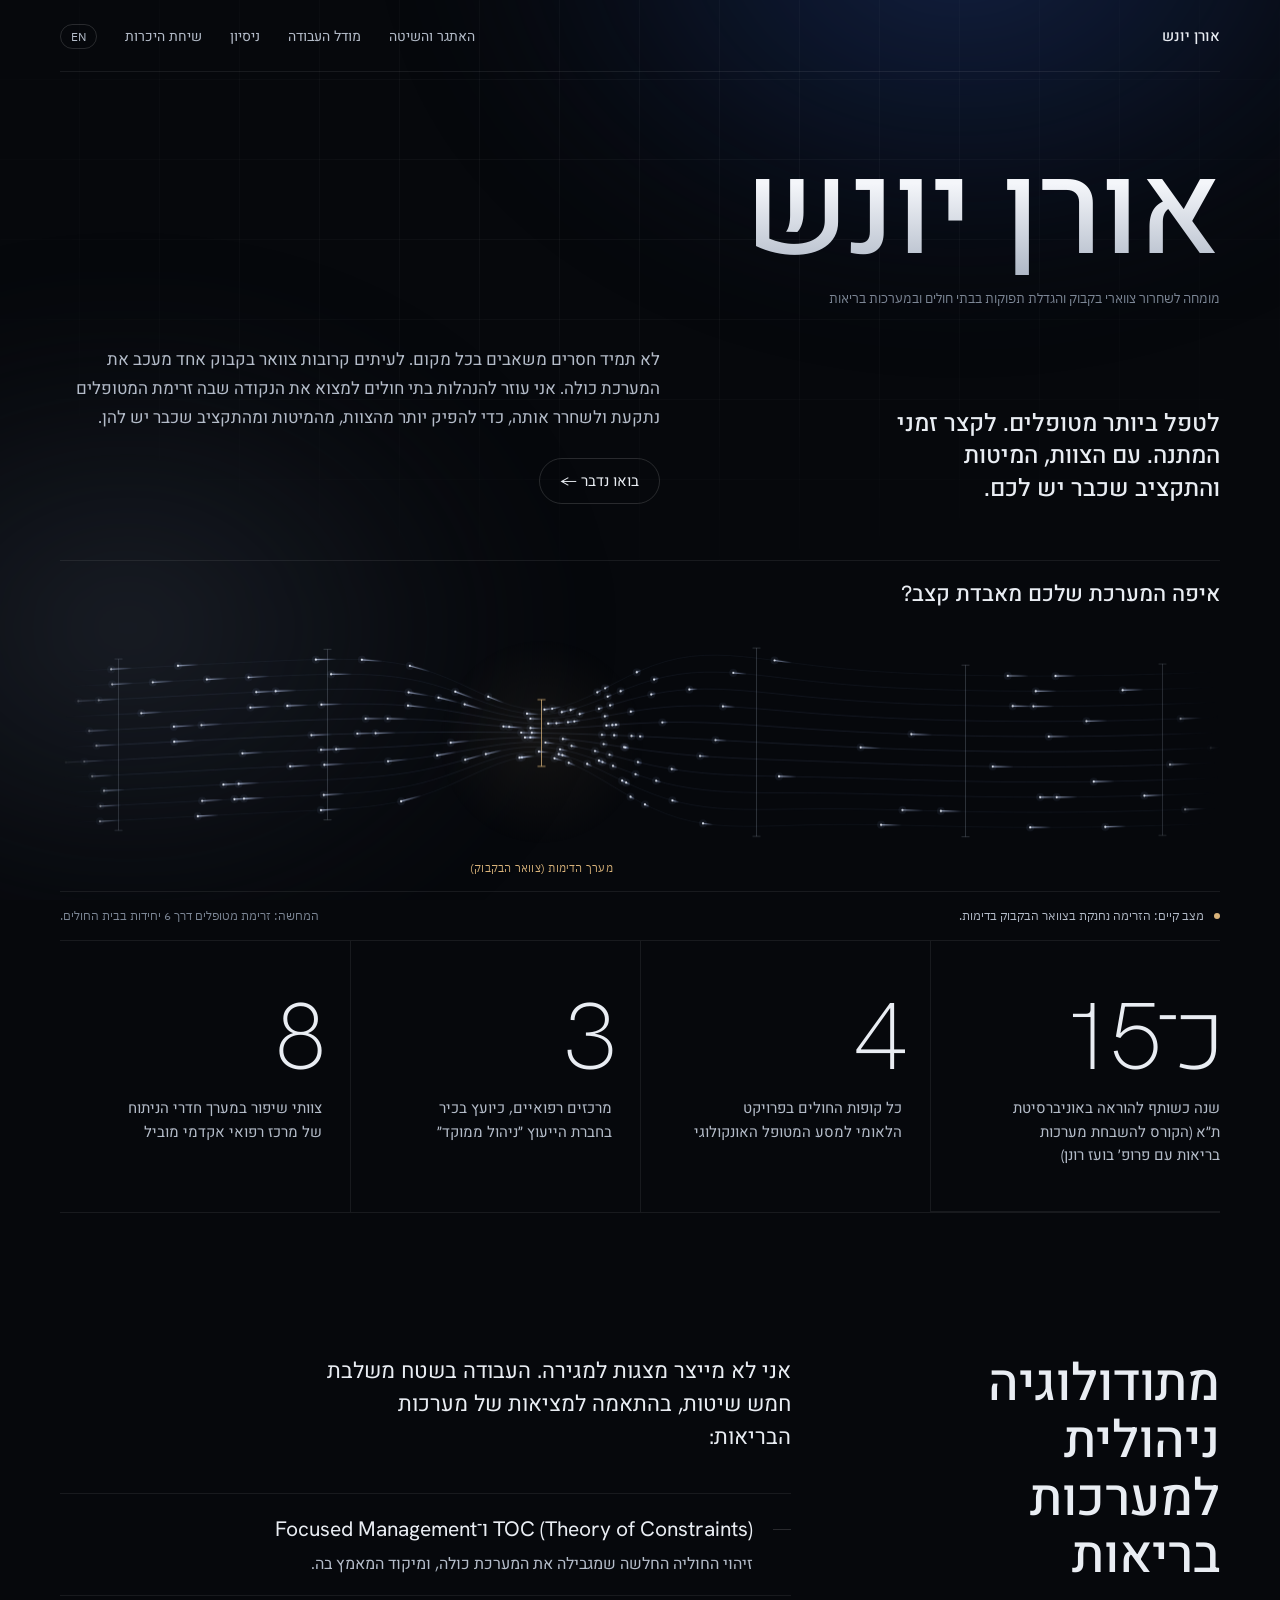
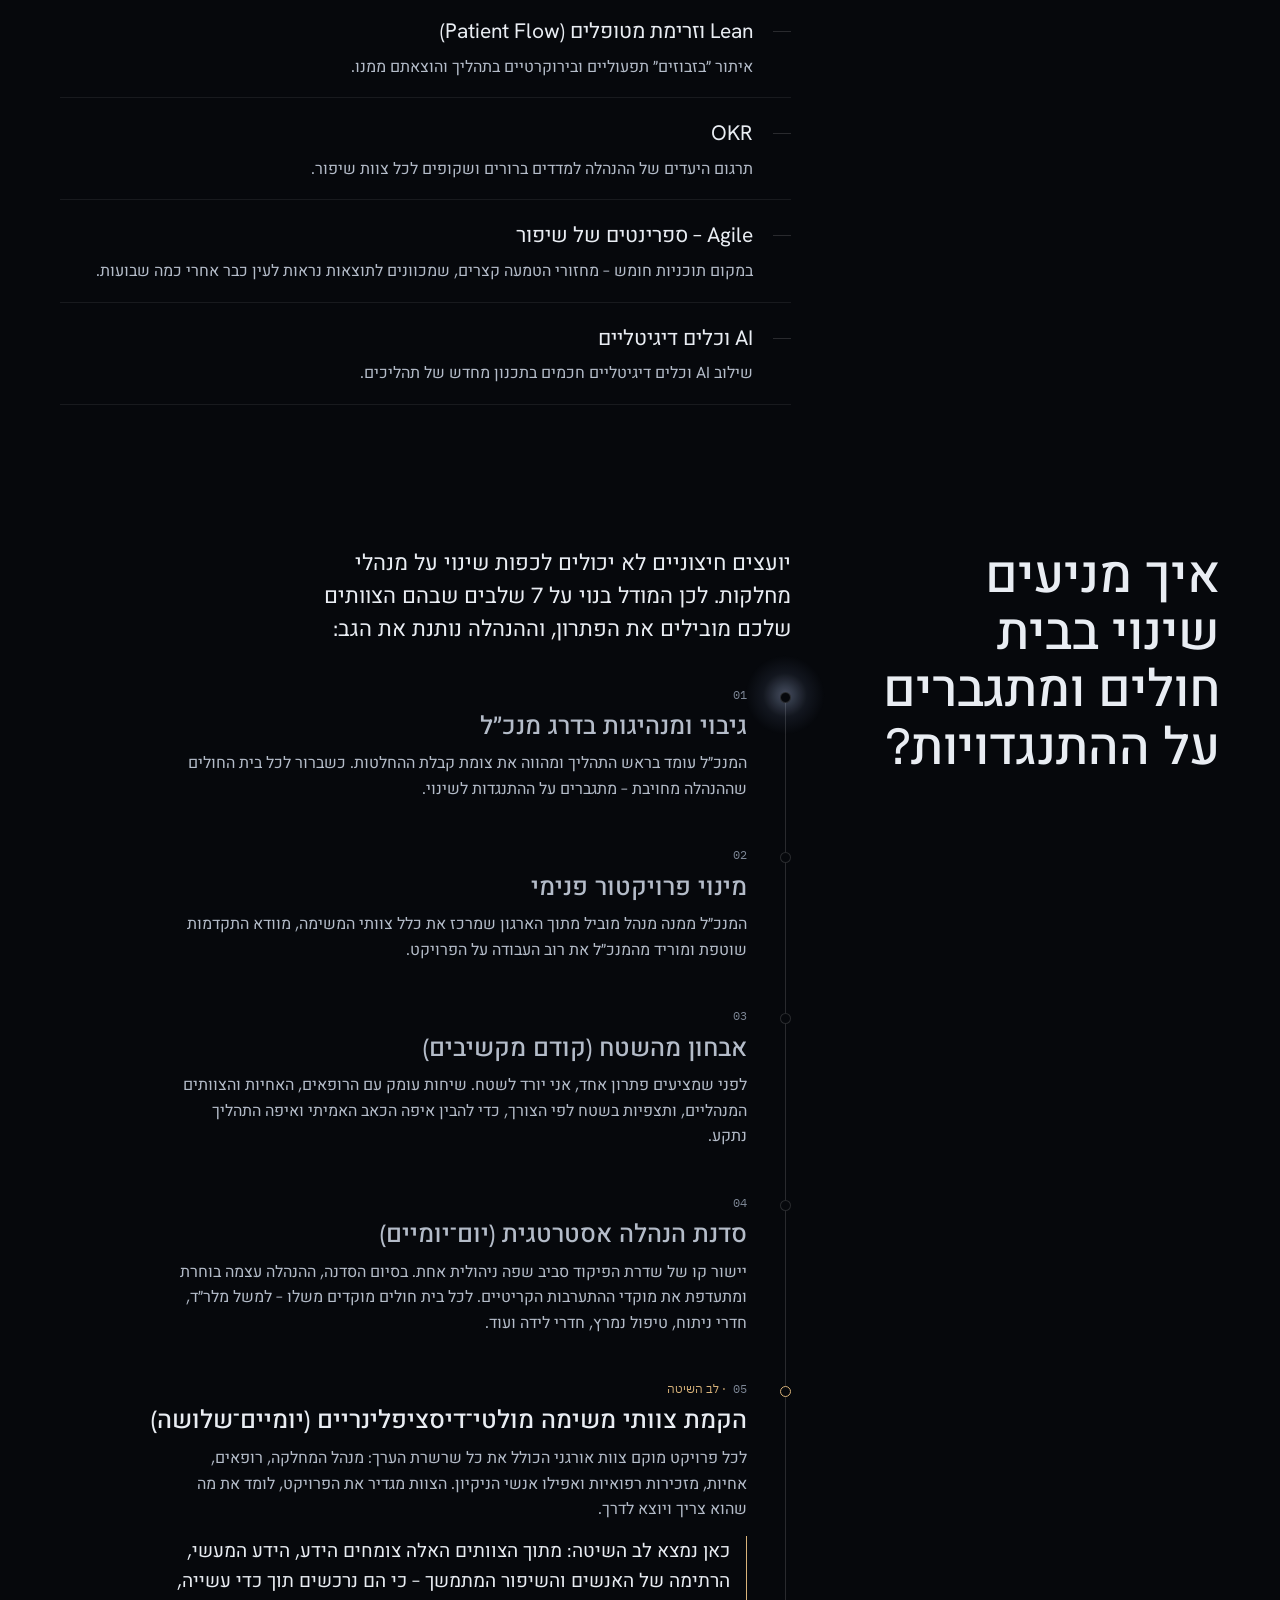
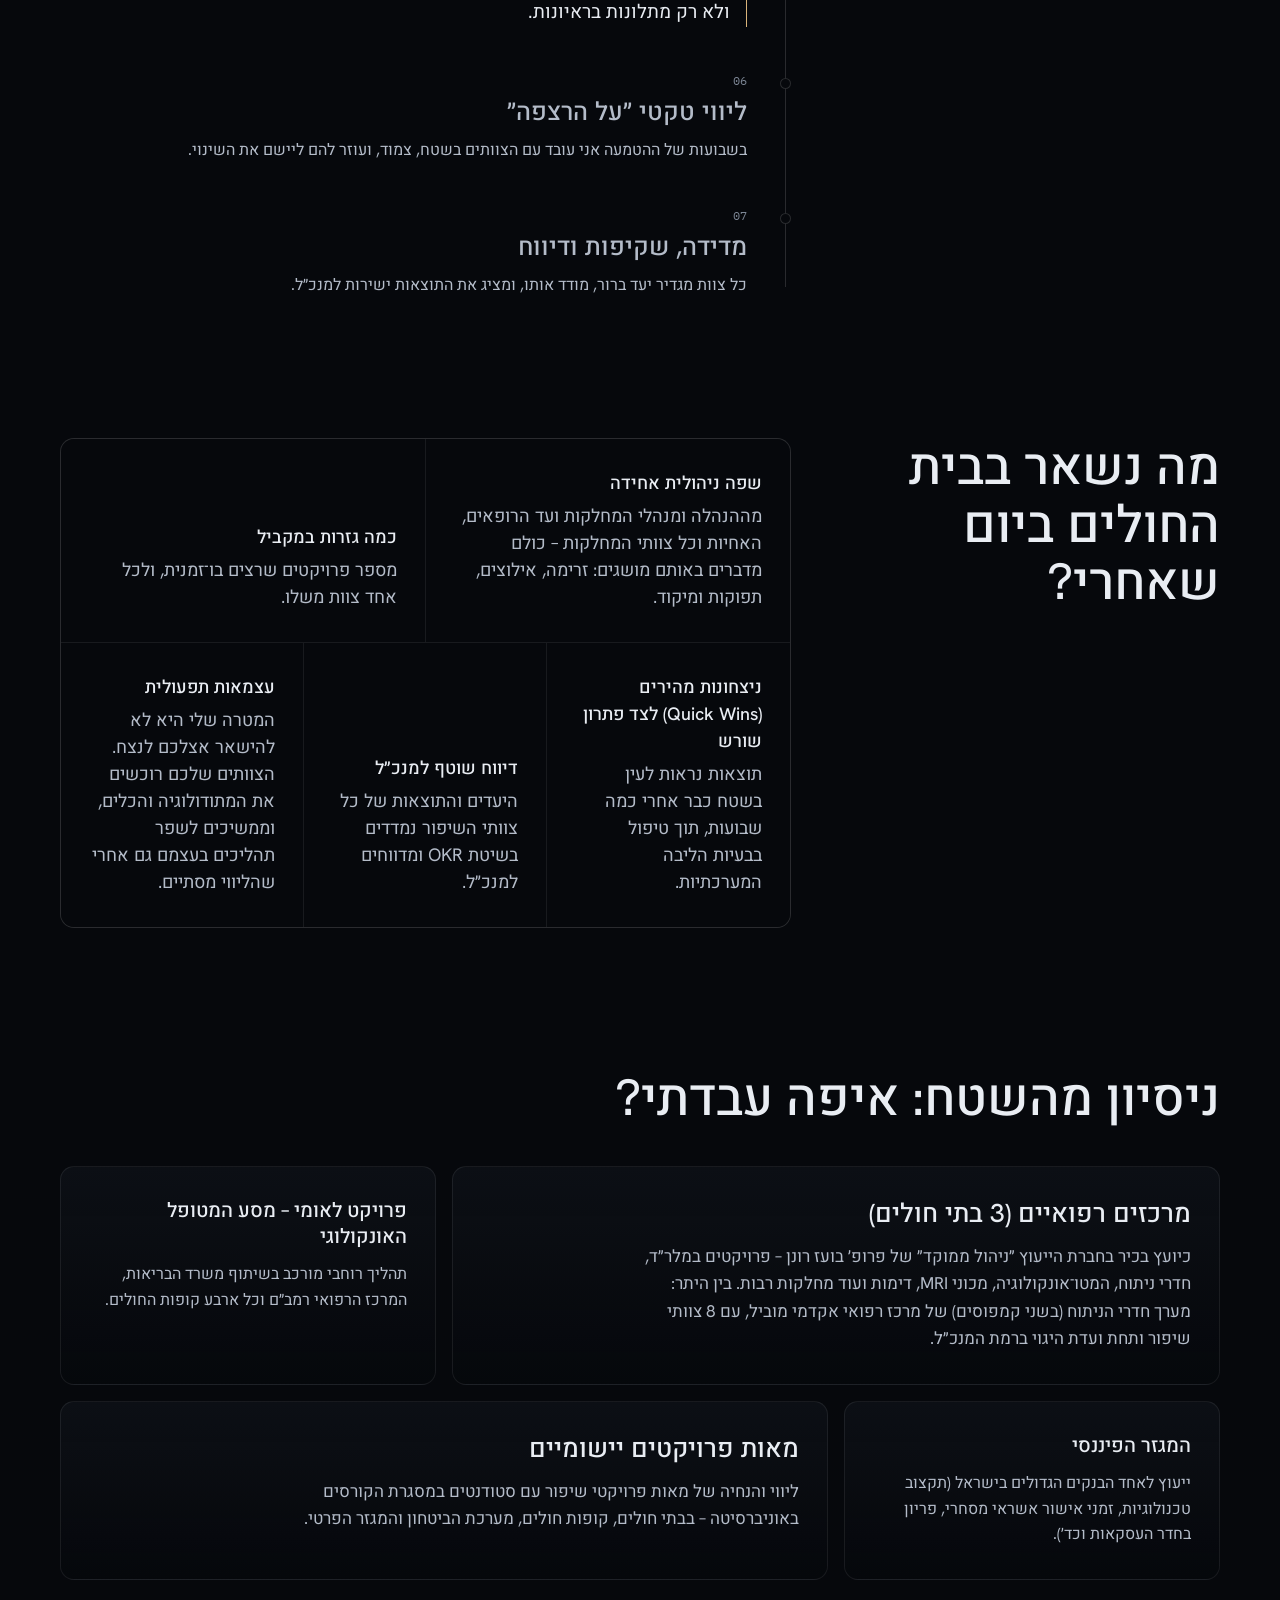
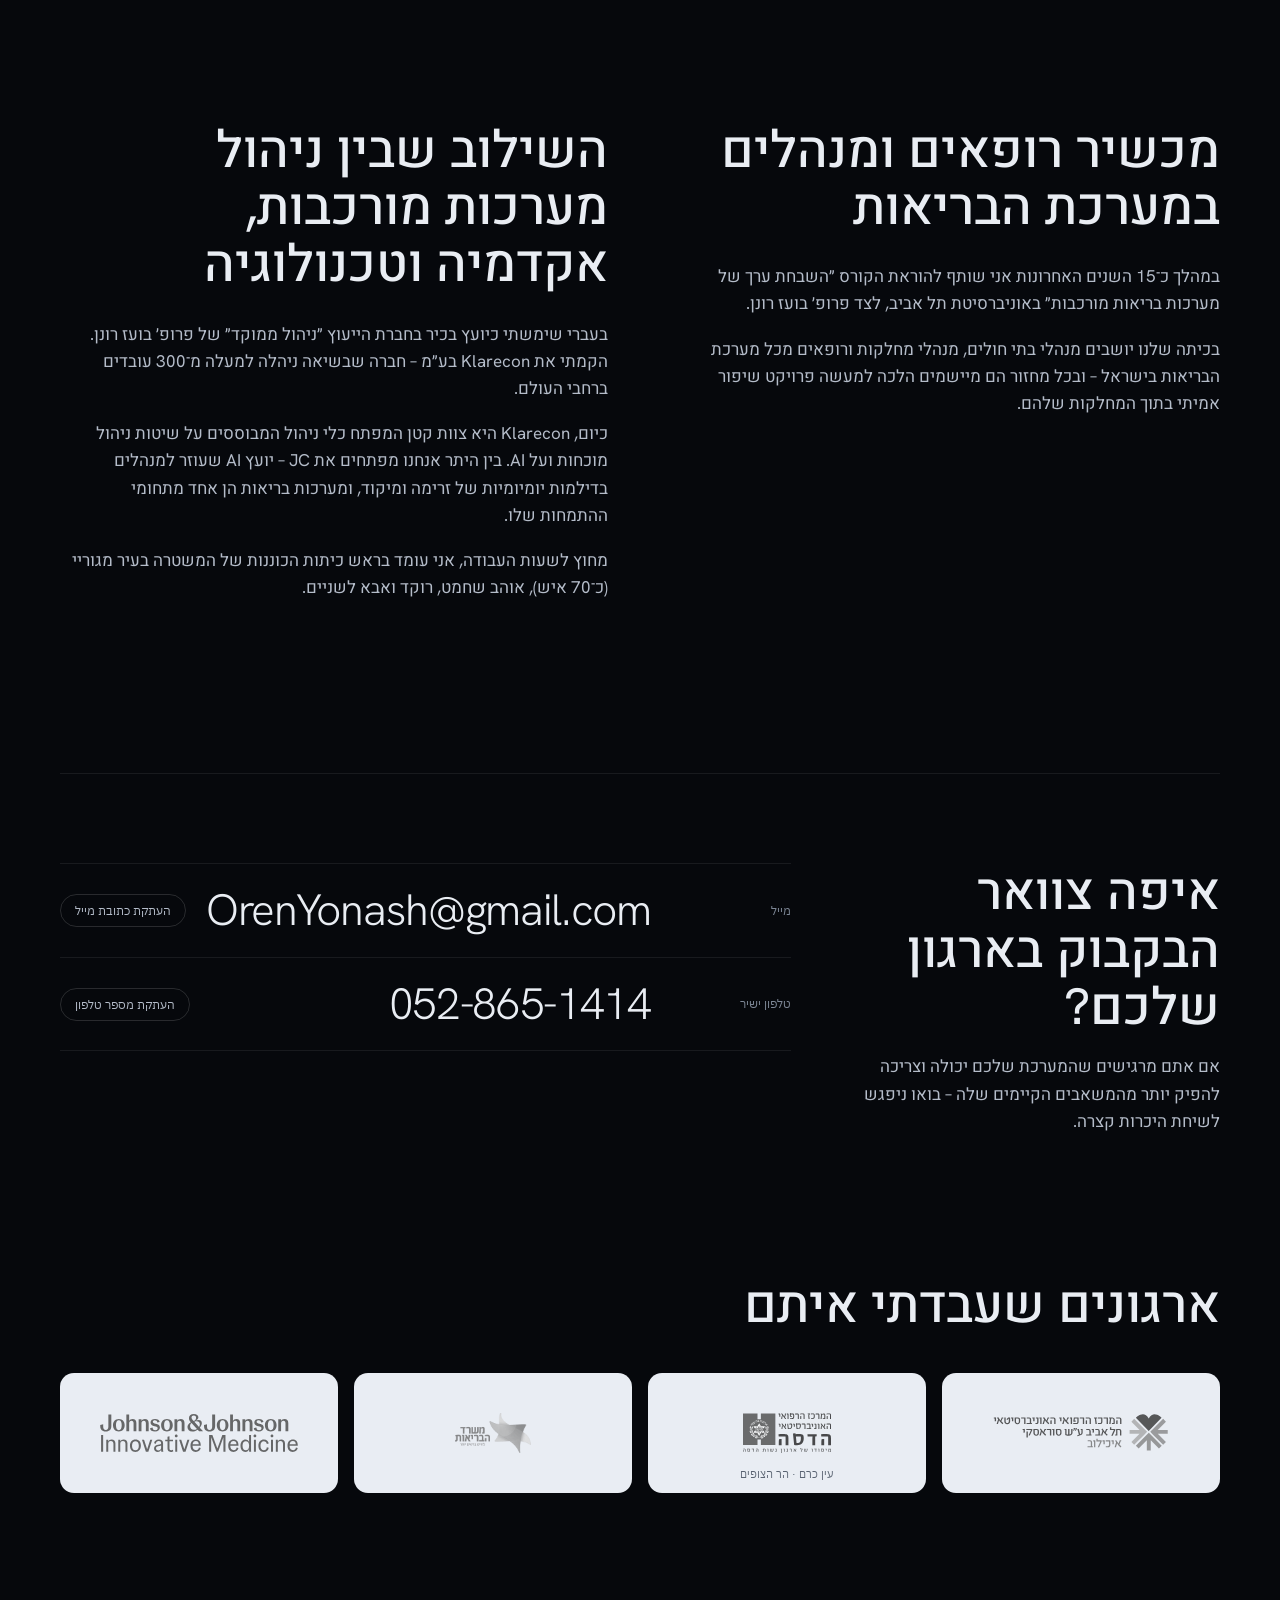
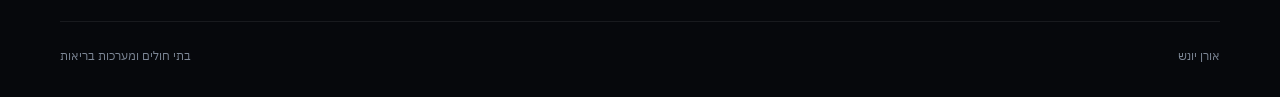
<file: ConsultHC/he/index.html>
<!doctype html>
<html lang="he" dir="rtl">
<head>
<meta charset="utf-8">
<meta name="viewport" content="width=device-width, initial-scale=1, viewport-fit=cover">
<meta name="description" content="איך מטפלים ביותר מטופלים ומקצרים תורים בלי להוסיף מיטה אחת או תקן אחד? אורן יונש מלווה הנהלות בתי חולים בשחרור חסמים תפעוליים ובהפקת יותר מהמשאבים הקיימים.">
<style>[hidden]{display:none!important}img{max-width:100%}</style>
<title>אורן יונש | הגדלת תפוקות ושחרור צווארי בקבוק בבתי חולים</title>
<link rel="alternate" hreflang="en" href="../">
<link rel="alternate" hreflang="he" href="./">
<link rel="preconnect" href="https://fonts.googleapis.com">
<link rel="preconnect" href="https://fonts.gstatic.com" crossorigin>
<link href="https://fonts.googleapis.com/css2?family=Hanken+Grotesk:wght@200;300;400;500;600&family=Heebo:wght@200;300;400;500;600&family=IBM+Plex+Mono:wght@400;500&family=IBM+Plex+Sans+Hebrew:wght@400;500&display=swap" rel="stylesheet">
<style>
:root{
  color-scheme: dark;
  --void:#06080C;
  --graphite:#12161D;
  --deep:#0B1730;
  --ink:#E9EDF3;
  --ink-2:#B4BCC9;
  --ink-3:#7D8796;
  --line:rgba(255,255,255,.075);
  --line-2:rgba(255,255,255,.14);
  --flow:#A9C1FF;
  --flow-dim:rgba(169,193,255,.14);
  --amber:#D9B37A;
  --focus:#BFD0FF;
  --sans:"Hanken Grotesk", "Heebo", "Helvetica Neue", Helvetica, Arial, system-ui, sans-serif;
  --mono:"IBM Plex Sans Hebrew", "IBM Plex Mono", ui-monospace, "SFMono-Regular", Menlo, Consolas, monospace;
  --gut:max(16px, env(safe-area-inset-left, 0px));
  --gut-r:max(16px, env(safe-area-inset-right, 0px));
  --ease:cubic-bezier(.22,.61,.36,1);
}
*,*::before,*::after{box-sizing:border-box}
html{background:var(--void);-webkit-text-size-adjust:100%;scroll-behavior:smooth}
body{
  margin:0;background:var(--void);color:var(--ink);
  font-family:var(--sans);font-size:17px;line-height:1.6;font-weight:400;
  -webkit-font-smoothing:antialiased;-moz-osx-font-smoothing:grayscale;
  overflow-x:hidden;
}
::selection{background:rgba(169,193,255,.28);color:#fff}
a{color:inherit}
:focus-visible{outline:1px solid var(--focus);outline-offset:4px;border-radius:2px}

/* ---------- ambient background ---------- */
.ambient{position:fixed;inset:0;z-index:0;pointer-events:none;overflow:hidden;background:var(--void)}
.ambient .glow{position:absolute;border-radius:50%;filter:blur(40px);will-change:transform}
.ambient .g1{width:110vmax;height:80vmax;right:-30vmax;top:-45vmax;
  background:radial-gradient(closest-side, rgba(28,52,110,.55), rgba(11,23,48,.25) 55%, transparent 75%);
  animation:drift1 48s var(--ease) infinite alternate}
.ambient .g2{width:90vmax;height:70vmax;left:-35vmax;top:20vh;
  background:radial-gradient(closest-side, rgba(40,46,58,.55), rgba(18,22,29,.25) 55%, transparent 75%);
  animation:drift2 62s var(--ease) infinite alternate}
.ambient .grid{position:absolute;inset:0;
  background-image:
    linear-gradient(to right, rgba(255,255,255,.035) 1px, transparent 1px),
    linear-gradient(to bottom, rgba(255,255,255,.035) 1px, transparent 1px);
  background-size:80px 80px;background-position:-1px -1px;
  -webkit-mask-image:radial-gradient(ellipse 80% 60% at 50% 20%, #000 20%, transparent 80%);
          mask-image:radial-gradient(ellipse 80% 60% at 50% 20%, #000 20%, transparent 80%)}
@keyframes drift1{from{transform:translate3d(0,0,0)}to{transform:translate3d(-14vmax,8vmax,0)}}
@keyframes drift2{from{transform:translate3d(0,0,0)}to{transform:translate3d(12vmax,-10vmax,0)}}
.paused .ambient .glow{animation-play-state:paused}

.page{position:relative;z-index:1}
.wrap{max-width:1240px;margin:0 auto;padding-left:var(--gut);padding-right:var(--gut-r)}
@media (min-width:760px){.wrap{padding-left:max(40px, env(safe-area-inset-left,0px));padding-right:max(40px, env(safe-area-inset-right,0px))}}

/* ---------- nav ---------- */
.nav{display:flex;justify-content:space-between;align-items:center;height:72px;border-bottom:1px solid var(--line)}
.nav .mark{font-weight:500;letter-spacing:0;text-decoration:none;font-size:15px}
.nav ul{list-style:none;display:flex;gap:28px;margin:0;padding:0}
.nav ul a{font-size:14px;color:var(--ink-2);text-decoration:none;transition:color .3s var(--ease)}
.nav ul a:hover{color:var(--ink)}
@media (max-width:640px){.nav ul li:not(:last-child){display:none}.nav ul li:nth-last-child(2){display:list-item}}
.nav ul .lang a{font-family:var(--mono);font-size:12px;border:1px solid var(--line-2);border-radius:999px;padding:4px 10px}
.nav ul .lang a:hover{border-color:rgba(255,255,255,.3)}

/* ---------- hero ---------- */
.hero{padding:clamp(48px,6vw,72px) 0 0}
.hero .name{
  margin:0;max-width:none;font-weight:500;font-size:clamp(58px,10vw,136px);line-height:1.02;letter-spacing:-.01em;
  color:var(--ink);
  background:linear-gradient(180deg,#F4F6FA 30%,#9BA6B8 120%);-webkit-background-clip:text;background-clip:text;-webkit-text-fill-color:transparent;
}
.hero-meta{display:grid;gap:28px;margin-top:clamp(24px,3vw,36px)}
.hero .role{margin:0;font-size:clamp(19px,2vw,24px);line-height:1.35;font-weight:400;letter-spacing:0;color:var(--ink);max-width:28ch}
@media (min-width:900px){.hero .role{max-width:26ch}}
.hero .lede{margin:0;color:var(--ink-2);max-width:60ch;font-size:17px;line-height:1.7}
@media (min-width:900px){
  .hero-meta{grid-template-columns:5fr 7fr;gap:64px;align-items:end}
  .hero .lede-wrap{justify-self:end}
}
/* v3: tagline, CTA, animation title, method descriptions, card titles */
.hero .tag{margin:14px 0 0;max-width:none;font-family:var(--mono);font-size:13px;color:var(--ink-3)}
.hero .role{font-weight:500}
.cta{display:inline-block;margin-top:26px;font-size:15px;color:var(--ink);text-decoration:none;border:1px solid var(--line-2);border-radius:999px;padding:10px 20px;
  transition:color .3s var(--ease),border-color .3s var(--ease),background .3s var(--ease)}
.cta:hover{color:var(--void);background:var(--flow);border-color:var(--flow)}
.flow-title{margin:0;padding:18px 0 0;max-width:none;font-size:clamp(19px,1.8vw,22px);font-weight:500;line-height:1.4;color:var(--ink)}
.expertise li > div{min-width:0}
.expertise .m{display:block;color:var(--ink)}
.expertise .d{display:block;margin-top:6px;font-size:16px;line-height:1.6;color:var(--ink-2)}
.k{display:block;font-weight:500;color:var(--ink);margin-bottom:6px}
.gets .lit-card p{color:var(--ink-2)}
.duo h2{max-width:18ch}
.step.key .key-tag{font-family:var(--mono);color:var(--amber)}
.step.key h3{color:var(--ink)}
.step.key::before{border-color:var(--amber)}
.step.key.lit::before{border-color:var(--amber);box-shadow:0 0 0 5px rgba(217,179,122,.10)}
.step.key .key-line{margin-top:14px;padding-inline-start:16px;border-inline-start:1px solid var(--amber);color:var(--ink);font-size:clamp(17px,1.5vw,19px);line-height:1.6;max-width:52ch}
@media (max-width:520px){.contact .lines li{grid-template-columns:1fr}.contact .lines .copy{justify-self:start}}

/* ---------- flow diagram ---------- */
.flow{position:relative;margin-top:clamp(40px,4.5vw,56px);border-top:1px solid var(--line);border-bottom:1px solid var(--line)}
.flow:focus-visible{outline-offset:-1px}
.flow-stage{position:relative;height:clamp(240px,22vw,330px)}
.flow canvas{position:absolute;inset:0;width:100%;height:100%;display:block}
.units{position:absolute;inset:0;margin:0;padding:0;list-style:none;pointer-events:none}
.unit{position:absolute;top:0;bottom:0;transform:translateX(-50%);width:64px;pointer-events:auto}
.unit span{
  position:absolute;left:50%;bottom:14px;transform:translate(-50%,4px);white-space:nowrap;
  font-family:var(--mono);font-size:11px;letter-spacing:.02em;color:var(--ink-2);
  opacity:0;transition:opacity .6s var(--ease),transform .6s var(--ease),color .4s var(--ease);
}
.unit.is-constraint span{opacity:1;transform:translate(-50%,0);color:var(--amber);transition:opacity .6s var(--ease),transform .6s var(--ease),color 1.6s var(--ease)}
.flow.eased .unit.is-constraint span{color:var(--ink-2)}
.flow:hover .unit span,.flow:focus-visible .unit span,.flow.still .unit span{opacity:1;transform:translate(-50%,0)}
.flow .unit:hover span{color:var(--ink)}
@media (hover:none){.unit span{opacity:.75;transform:translate(-50%,0)}}
@media (max-width:520px){.unit span{font-size:10px;letter-spacing:0}}
.flow-cap{display:flex;justify-content:space-between;gap:16px;flex-wrap:wrap;padding:14px 0;border-top:1px solid var(--line);
  font-family:var(--mono);font-size:12px;color:var(--ink-3)}
.flow-cap .state{color:var(--ink-2);transition:opacity .5s var(--ease)}
.flow-cap .state i{display:inline-block;width:6px;height:6px;border-radius:50%;background:var(--amber);margin-inline-end:10px;vertical-align:1px;transition:background 1.6s var(--ease)}
.flow.eased .flow-cap .state i{background:var(--flow)}

/* ---------- figures ---------- */
.figures{display:grid;grid-template-columns:repeat(2,1fr);border-bottom:1px solid var(--line)}
.fig{padding-block:36px 34px;padding-inline:0 20px;border-inline-end:1px solid var(--line)}
.fig:nth-child(2n){border-inline-end:0;padding-inline-start:20px}
.fig:nth-child(-n+2){border-bottom:1px solid var(--line)}
.fig .n{display:block;font-weight:200;font-size:clamp(56px,7.4vw,104px);line-height:1;letter-spacing:-.05em;font-variant-numeric:tabular-nums;color:var(--ink)}
.fig p{margin:14px 0 0;font-size:15px;line-height:1.55;color:var(--ink-2);max-width:26ch}
@media (min-width:900px){
  .figures{grid-template-columns:repeat(4,1fr)}
  .fig,.fig:nth-child(2n){padding:48px 28px 44px;border-inline-end:1px solid var(--line);border-bottom:0}
  .fig:first-child{padding-inline-start:0}
  .fig:last-child{border-inline-end:0}
}

/* ---------- sections ---------- */
section.block{padding:clamp(80px,11vw,152px) 0 0}
.split{display:grid;gap:28px}
@media (min-width:900px){.split{grid-template-columns:4fr 8fr;gap:64px}}
h2{margin:0;font-weight:500;font-size:clamp(32px,4vw,52px);line-height:1.12;letter-spacing:0;color:var(--ink);max-width:12ch}
.intro{margin:0 0 40px;font-size:clamp(19px,1.8vw,22px);line-height:1.5;letter-spacing:0;color:var(--ink);max-width:40ch}
p{max-width:64ch}

.expertise{list-style:none;margin:0;padding:0;border-top:1px solid var(--line)}
.expertise li{display:flex;gap:20px;align-items:baseline;padding:18px 0;border-bottom:1px solid var(--line);font-size:clamp(18px,1.7vw,21px);letter-spacing:0}
.expertise li::before{content:"";flex:none;width:18px;height:1px;background:var(--line-2);transform:translateY(-6px)}

/* ---------- steps ---------- */
.steps{position:relative;padding:0;padding-inline-start:44px;--p:0}
.steplist{list-style:none;margin:0;padding:0}
.steps .track,.steps .fill{position:absolute;inset-inline-start:5px;top:10px;width:1px}
.steps .track{bottom:10px;background:var(--line-2)}
.steps .fill{height:calc((100% - 20px) * var(--p));background:linear-gradient(to bottom, rgba(169,193,255,0), rgba(169,193,255,.55) 70%, #DCE6FF)}
.steps .fill::after{content:"";position:absolute;left:50%;bottom:-40px;width:80px;height:80px;transform:translateX(-50%);
  background:radial-gradient(closest-side, rgba(190,210,255,.35), rgba(169,193,255,.08) 55%, transparent);pointer-events:none}
.step{position:relative;padding:0 0 44px}
.step:last-child{padding-bottom:0}
.step::before{content:"";position:absolute;inset-inline-start:-44px;top:7px;width:11px;height:11px;border-radius:50%;
  background:var(--void);border:1px solid var(--line-2);transition:border-color .6s var(--ease),background .6s var(--ease),box-shadow .6s var(--ease)}
.step.lit::before{border-color:var(--flow);background:#1A2440;box-shadow:0 0 0 4px rgba(169,193,255,.07)}
.step .num{font-family:"IBM Plex Mono", var(--mono);font-size:12px;color:var(--ink-3);display:block;margin-bottom:6px;transition:color .6s var(--ease)}
.step.lit .num{color:var(--flow)}
.step h3{margin:0;font-size:clamp(20px,2vw,25px);font-weight:500;letter-spacing:0;line-height:1.3;color:var(--ink-2);transition:color .6s var(--ease)}
.step.lit h3{color:var(--ink)}
.step p{margin:8px 0 0;color:var(--ink-2);font-size:16px}

/* ---------- cards ---------- */
.lit-card{position:relative;isolation:isolate;--mx:50%;--my:50%}
.lit-card::before{content:"";position:absolute;inset:0;z-index:-1;border-radius:inherit;opacity:0;transition:opacity .5s var(--ease);
  background:radial-gradient(360px circle at var(--mx) var(--my), rgba(150,178,255,.085), transparent 65%)}
.lit-card::after{content:"";position:absolute;inset:-1px;border-radius:inherit;padding:1px;opacity:0;transition:opacity .5s var(--ease);pointer-events:none;
  background:radial-gradient(260px circle at var(--mx) var(--my), rgba(190,208,255,.5), transparent 70%);
  -webkit-mask:linear-gradient(#000 0 0) content-box,linear-gradient(#000 0 0);-webkit-mask-composite:xor;
          mask:linear-gradient(#000 0 0) content-box exclude,linear-gradient(#000 0 0)}
.lit-card:hover::before,.lit-card:hover::after{opacity:1}

.gets{display:grid;grid-template-columns:1fr;gap:1px;background:var(--line);border:1px solid var(--line);border-radius:14px;overflow:hidden}
.gets .lit-card{background:var(--void);padding:30px 28px 32px;display:flex;align-items:flex-end;min-height:132px}
.gets .lit-card::after{display:none}
.gets p{margin:0;font-size:18px;line-height:1.5;letter-spacing:0;color:var(--ink)}
@media (min-width:760px){
  .gets{grid-template-columns:repeat(6,1fr)}
  .gets .lit-card:nth-child(-n+2){grid-column:span 3}
  .gets .lit-card:nth-child(n+3){grid-column:span 2}
}

.cases{display:grid;grid-template-columns:1fr;gap:16px}
.case{border:1px solid var(--line);border-radius:14px;padding:30px 28px 32px;background:linear-gradient(180deg, rgba(18,22,29,.55), rgba(6,8,12,.35))}
.case h3{margin:0 0 12px;font-size:20px;font-weight:500;letter-spacing:0;line-height:1.3}
.case p{margin:0;color:var(--ink-2);font-size:16px}
@media (min-width:760px){.cases{grid-template-columns:repeat(2,1fr)}.case.wide{grid-column:span 2}}
@media (min-width:1100px){.cases{grid-template-columns:repeat(3,1fr)}.case.wide{grid-column:span 2}.case.wide h3{font-size:26px}.case.wide p{font-size:17px;max-width:56ch}}

.prose p{margin:0 0 18px;color:var(--ink-2)}
.prose p:first-child{color:var(--ink);font-size:clamp(19px,1.8vw,22px);line-height:1.5;letter-spacing:0;max-width:44ch}
.duo{display:grid;gap:56px}
@media (min-width:900px){.duo{grid-template-columns:1fr 1fr;gap:64px}}
.duo h2{margin-bottom:28px}

/* ---------- contact ---------- */
.contact{margin-top:clamp(96px,12vw,168px);border-top:1px solid var(--line);padding:clamp(56px,7vw,96px) 0 0}
.contact h2{max-width:none}
.contact .note{margin:18px 0 0;color:var(--ink-2);max-width:38ch}
.lines{margin:0;padding:0;list-style:none;border-top:1px solid var(--line)}
.lines li{display:grid;grid-template-columns:1fr auto;align-items:center;gap:8px 20px;padding:22px 0;border-bottom:1px solid var(--line)}
.lines .lab{grid-column:1 / -1;font-family:var(--mono);font-size:12px;color:var(--ink-3)}
.lines .v{font-weight:300;font-size:clamp(24px,3.6vw,44px);letter-spacing:-.03em;line-height:1.1;color:var(--ink);user-select:all;-webkit-user-select:all;overflow-wrap:anywhere;min-width:0}
.copy{font-family:var(--mono);font-size:12px;color:var(--ink-2);background:transparent;border:1px solid var(--line-2);border-radius:999px;padding:8px 14px;cursor:pointer;
  transition:color .3s var(--ease),border-color .3s var(--ease),background .3s var(--ease);white-space:nowrap}
.lines .v [dir="ltr"]{unicode-bidi:isolate}
.copy:hover{color:var(--ink);border-color:rgba(255,255,255,.3)}
.copy.done{color:var(--void);background:var(--flow);border-color:var(--flow)}
@media (min-width:900px){.lines li{grid-template-columns:120px 1fr auto}.lines .lab{grid-column:auto}}

footer{margin-top:clamp(80px,10vw,140px);padding:24px 0 max(32px, env(safe-area-inset-bottom,0px));border-top:1px solid var(--line);
  display:flex;justify-content:space-between;gap:16px;flex-wrap:wrap;font-family:var(--mono);font-size:12px;color:var(--ink-3)}
.nw{white-space:nowrap}
.sr{position:absolute;width:1px;height:1px;overflow:hidden;clip:rect(0 0 0 0);white-space:nowrap}

/* ---------- organisations (logos) ---------- */
.orgs h2{max-width:none;margin-bottom:40px}
.orgs ul{margin:0;padding:0;list-style:none;display:grid;grid-template-columns:repeat(2,minmax(0,1fr));gap:12px}
@media (min-width:900px){.orgs ul{grid-template-columns:repeat(4,minmax(0,1fr));gap:16px}}
.orgs li{position:relative;display:flex;align-items:center;justify-content:center;min-height:104px;padding:24px 14px;border-radius:14px;background:var(--ink);outline:none;
  transition:box-shadow .3s var(--ease)}
.orgs img{display:block;height:32px;width:auto;max-width:100%;object-fit:contain;filter:grayscale(1);opacity:.78;transition:filter .4s var(--ease),opacity .4s var(--ease)}
@media (min-width:900px){.orgs li{min-height:120px;padding:28px 20px}.orgs img{height:40px}}
.orgs li:hover img,.orgs li:focus-visible img,.orgs li:focus img{filter:none;opacity:1}
.orgs li:focus-visible{box-shadow:0 0 0 2px var(--void),0 0 0 4px var(--focus)}
.orgs .cap{position:absolute;left:0;right:0;bottom:9px;text-align:center;font-family:var(--mono);font-size:10.5px;line-height:1.2;color:#5A6472}
@media (min-width:900px){.orgs .cap{bottom:12px;font-size:11px}}

@media (prefers-reduced-motion: reduce){
  html{scroll-behavior:auto}
  .ambient .glow{animation:none}
  *,*::before,*::after{transition-duration:.01ms !important}
}
</style>
</head>
<body>

<div class="ambient" aria-hidden="true"><div class="glow g1"></div><div class="glow g2"></div><div class="grid"></div></div>

<div class="page">
<div class="wrap">
  <nav class="nav" aria-label="ראשי">
    <a class="mark" href="#top">אורן יונש</a>
    <ul>
      <li><a href="#method">האתגר והשיטה</a></li>
      <li><a href="#approach">מודל העבודה</a></li>
      <li><a href="#experience">ניסיון</a></li>
      <li><a href="#contact">שיחת היכרות</a></li>
      <li class="lang"><a href="../" lang="en" hreflang="en" aria-label="English version">EN</a></li>
    </ul>
  </nav>

  <header class="hero" id="top">
    <p class="name">אורן יונש</p>
    <p class="tag">מומחה לשחרור צווארי בקבוק והגדלת תפוקות בבתי חולים ובמערכות בריאות</p>
    <div class="hero-meta">
      <h1 class="role">לטפל ביותר מטופלים. לקצר זמני המתנה. עם הצוות, המיטות והתקציב שכבר יש לכם.</h1>
      <div class="lede-wrap">
        <p class="lede">לא תמיד חסרים משאבים בכל מקום. לעיתים קרובות צוואר בקבוק אחד מעכב את המערכת כולה. אני עוזר להנהלות בתי חולים למצוא את הנקודה שבה זרימת המטופלים נתקעת ולשחרר אותה, כדי להפיק יותר מהצוות, מהמיטות ומהתקציב שכבר יש להן.</p>
        <a class="cta" href="#contact">בואו נדבר ←</a>
      </div>
    </div>
  </header>

  <figure class="flow" id="flow" tabindex="0" aria-labelledby="flowtitle flowcap" style="margin-inline:0;margin-bottom:0">
    <h2 class="flow-title" id="flowtitle">איפה המערכת שלכם מאבדת קצב?</h2>
    <div class="flow-stage">
      <canvas id="flowCanvas" aria-hidden="true"></canvas>
      <ul class="units" id="units" aria-hidden="true"></ul>
    </div>
    <figcaption class="flow-cap" id="flowcap">
      <span class="state" id="flowState"><i aria-hidden="true"></i><span id="flowStateText">מצב קיים: הזרימה נחנקת בצוואר הבקבוק בדימות.</span></span>
      <span>המחשה: זרימת מטופלים דרך 6 יחידות בבית החולים.</span>
    </figcaption>
  </figure>

  <div class="figures" id="figures">
    <div class="fig"><span class="n" data-to="15" data-pre="כ־">כ־15</span><p>שנה כשותף להוראה באוניברסיטת ת״א (הקורס להשבחת מערכות בריאות עם פרופ׳ בועז רונן)</p></div>
    <div class="fig"><span class="n" data-to="4">4</span><p>כל קופות החולים בפרויקט הלאומי למסע המטופל האונקולוגי</p></div>
    <div class="fig"><span class="n" data-to="3">3</span><p>מרכזים רפואיים, כיועץ בכיר בחברת הייעוץ ״ניהול ממוקד״</p></div>
    <div class="fig"><span class="n" data-to="8">8</span><p>צוותי שיפור במערך חדרי הניתוח של מרכז רפואי אקדמי מוביל</p></div>
  </div>

  <section class="block" id="method" aria-labelledby="h-method">
    <div class="split">
      <h2 id="h-method">מתודולוגיה ניהולית למערכות בריאות</h2>
      <div>
        <p class="intro">אני לא מייצר מצגות למגירה. העבודה בשטח משלבת חמש שיטות, בהתאמה למציאות של מערכות הבריאות:</p>
        <ul class="expertise">
          <li><div><span class="m"><span dir="ltr">TOC (Theory of Constraints)</span> ו־<span dir="ltr">Focused Management</span></span><span class="d">זיהוי החוליה החלשה שמגבילה את המערכת כולה, ומיקוד המאמץ בה.</span></div></li>
          <li><div><span class="m">Lean וזרימת מטופלים (<span dir="ltr">Patient Flow</span>)</span><span class="d">איתור ״בזבוזים״ תפעוליים ובירוקרטיים בתהליך והוצאתם ממנו.</span></div></li>
          <li><div><span class="m">OKR</span><span class="d">תרגום היעדים של ההנהלה למדדים ברורים ושקופים לכל צוות שיפור.</span></div></li>
          <li><div><span class="m">Agile – ספרינטים של שיפור</span><span class="d">במקום תוכניות חומש – מחזורי הטמעה קצרים, שמכוונים לתוצאות נראות לעין כבר אחרי כמה שבועות.</span></div></li>
          <li><div><span class="m">AI וכלים דיגיטליים</span><span class="d">שילוב AI וכלים דיגיטליים חכמים בתכנון מחדש של תהליכים.</span></div></li>
        </ul>
      </div>
    </div>
  </section>

  <section class="block" id="approach" aria-labelledby="h-steps">
    <div class="split">
      <h2 id="h-steps">איך מניעים שינוי בבית חולים ומתגברים על ההתנגדויות?</h2>
      <div>
        <p class="intro">יועצים חיצוניים לא יכולים לכפות שינוי על מנהלי מחלקות. לכן המודל בנוי על 7 שלבים שבהם הצוותים שלכם מובילים את הפתרון, וההנהלה נותנת את הגב:</p>
        <div class="steps" id="steps">
          <span class="track" aria-hidden="true"></span><span class="fill" aria-hidden="true"></span>
          <ol class="steplist">
          <li class="step"><span class="num">01</span><h3>גיבוי ומנהיגות בדרג מנכ״ל</h3><p>המנכ״ל עומד בראש התהליך ומהווה את צומת קבלת ההחלטות. כשברור לכל בית החולים שההנהלה מחויבת – מתגברים על ההתנגדות לשינוי.</p></li>
          <li class="step"><span class="num">02</span><h3>מינוי פרויקטור פנימי</h3><p>המנכ״ל ממנה מנהל מוביל מתוך הארגון שמרכז את כלל צוותי המשימה, מוודא התקדמות שוטפת ומוריד מהמנכ״ל את רוב העבודה על הפרויקט.</p></li>
          <li class="step"><span class="num">03</span><h3>אבחון מהשטח (קודם מקשיבים)</h3><p>לפני שמציעים פתרון אחד, אני יורד לשטח. שיחות עומק עם הרופאים, האחיות והצוותים המנהליים, ותצפיות בשטח לפי הצורך, כדי להבין איפה הכאב האמיתי ואיפה התהליך נתקע.</p></li>
          <li class="step"><span class="num">04</span><h3>סדנת הנהלה אסטרטגית (יום־יומיים)</h3><p>יישור קו של שדרת הפיקוד סביב שפה ניהולית אחת. בסיום הסדנה, ההנהלה עצמה בוחרת ומתעדפת את מוקדי ההתערבות הקריטיים. לכל בית חולים מוקדים משלו – למשל מלר״ד, חדרי ניתוח, טיפול נמרץ, חדרי לידה ועוד.</p></li>
          <li class="step key"><span class="num">05 <span class="key-tag">· לב השיטה</span></span><h3>הקמת צוותי משימה מולטי־דיסציפלינריים (יומיים־שלושה)</h3><p>לכל פרויקט מוקם צוות אורגני הכולל את כל שרשרת הערך: מנהל המחלקה, רופאים, אחיות, מזכירות רפואיות ואפילו אנשי הניקיון. הצוות מגדיר את הפרויקט, לומד את מה שהוא צריך ויוצא לדרך.</p><p class="key-line">כאן נמצא לב השיטה: מתוך הצוותים האלה צומחים הידע, הידע המעשי, הרתימה של האנשים והשיפור המתמשך – כי הם נרכשים תוך כדי עשייה, ולא רק מתלונות בראיונות.</p></li>
          <li class="step"><span class="num">06</span><h3>ליווי טקטי ״על הרצפה״</h3><p>בשבועות של ההטמעה אני עובד עם הצוותים בשטח, צמוד, ועוזר להם ליישם את השינוי.</p></li>
          <li class="step"><span class="num">07</span><h3>מדידה, שקיפות ודיווח</h3><p>כל צוות מגדיר יעד ברור, מודד אותו, ומציג את התוצאות ישירות למנכ״ל.</p></li>
          </ol>
        </div>
      </div>
    </div>
  </section>

  <section class="block" aria-labelledby="h-gets">
    <div class="split">
      <h2 id="h-gets">מה נשאר בבית החולים ביום שאחרי?</h2>
      <div class="gets">
        <div class="lit-card"><p><b class="k">שפה ניהולית אחידה</b>מההנהלה ומנהלי המחלקות ועד הרופאים, האחיות וכל צוותי המחלקות – כולם מדברים באותם מושגים: זרימה, אילוצים, תפוקות ומיקוד.</p></div>
        <div class="lit-card"><p><b class="k">כמה גזרות במקביל</b>מספר פרויקטים שרצים בו־זמנית, ולכל אחד צוות משלו.</p></div>
        <div class="lit-card"><p><b class="k">ניצחונות מהירים <span class="nw">(<span dir="ltr">Quick Wins</span>)</span> לצד פתרון שורש</b>תוצאות נראות לעין בשטח כבר אחרי כמה שבועות, תוך טיפול בבעיות הליבה המערכתיות.</p></div>
        <div class="lit-card"><p><b class="k">דיווח שוטף למנכ״ל</b>היעדים והתוצאות של כל צוותי השיפור נמדדים בשיטת OKR ומדווחים למנכ״ל.</p></div>
        <div class="lit-card"><p><b class="k">עצמאות תפעולית</b>המטרה שלי היא לא להישאר אצלכם לנצח. הצוותים שלכם רוכשים את המתודולוגיה והכלים, וממשיכים לשפר תהליכים בעצמם גם אחרי שהליווי מסתיים.</p></div>
      </div>
    </div>
  </section>

  <section class="block" id="experience" aria-labelledby="h-exp">
    <h2 id="h-exp" style="margin-bottom:40px;max-width:none">ניסיון מהשטח: איפה עבדתי?</h2>
    <div class="cases">
      <article class="case lit-card wide"><h3>מרכזים רפואיים (3 בתי חולים)</h3><p>כיועץ בכיר בחברת הייעוץ ״ניהול ממוקד״ של פרופ׳ בועז רונן – פרויקטים במלר״ד, חדרי ניתוח, המטו־אונקולוגיה, מכוני MRI, דימות ועוד מחלקות רבות. בין היתר: מערך חדרי הניתוח (בשני קמפוסים) של מרכז רפואי אקדמי מוביל, עם 8 צוותי שיפור ותחת ועדת היגוי ברמת המנכ״ל.</p></article>
      <article class="case lit-card"><h3>פרויקט לאומי – מסע המטופל האונקולוגי</h3><p>תהליך רוחבי מורכב בשיתוף משרד הבריאות, המרכז הרפואי רמב״ם וכל ארבע קופות החולים.</p></article>
      <article class="case lit-card"><h3>המגזר הפיננסי</h3><p>ייעוץ לאחד הבנקים הגדולים בישראל (תקצוב טכנולוגיות, זמני אישור אשראי מסחרי, פריון בחדר העסקאות וכד׳).</p></article>
      <article class="case lit-card wide"><h3>מאות פרויקטים יישומיים</h3><p>ליווי והנחיה של מאות פרויקטי שיפור עם סטודנטים במסגרת הקורסים באוניברסיטה – בבתי חולים, קופות חולים, מערכת הביטחון והמגזר הפרטי.</p></article>
    </div>
  </section>

  <section class="block" aria-label="הוראה ורקע">
    <div class="duo">
      <div class="prose">
        <h2 id="h-teach">מכשיר רופאים ומנהלים במערכת הבריאות</h2>
        <p>במהלך כ־15 השנים האחרונות אני שותף להוראת הקורס ״השבחת ערך של מערכות בריאות מורכבות״ באוניברסיטת תל אביב, לצד פרופ׳ בועז רונן.</p>
        <p>בכיתה שלנו יושבים מנהלי בתי חולים, מנהלי מחלקות ורופאים מכל מערכת הבריאות בישראל – ובכל מחזור הם מיישמים הלכה למעשה פרויקט שיפור אמיתי בתוך המחלקות שלהם.</p>
      </div>
      <div class="prose">
        <h2 id="h-bg">השילוב שבין ניהול מערכות מורכבות, אקדמיה וטכנולוגיה</h2>
        <p>בעברי שימשתי כיועץ בכיר בחברת הייעוץ ״ניהול ממוקד״ של פרופ׳ בועז רונן. הקמתי את Klarecon בע״מ – חברה שבשיאה ניהלה למעלה מ־300 עובדים ברחבי העולם.</p>
        <p>כיום, Klarecon היא צוות קטן המפתח כלי ניהול המבוססים על שיטות ניהול מוכחות ועל AI. בין היתר אנחנו מפתחים את JC – יועץ AI שעוזר למנהלים בדילמות יומיומיות של זרימה ומיקוד, ומערכות בריאות הן אחד מתחומי ההתמחות שלו.</p>
        <p>מחוץ לשעות העבודה, אני עומד בראש כיתות הכוננות של המשטרה בעיר מגוריי <span class="nw">(כ־70 איש)</span>, אוהב שחמט, רוקד ואבא לשניים.</p>
      </div>
    </div>
  </section>

  <section class="contact" id="contact" aria-labelledby="h-contact">
    <div class="split">
      <div>
        <h2 id="h-contact">איפה צוואר הבקבוק בארגון שלכם?</h2>
        <p class="note">אם אתם מרגישים שהמערכת שלכם יכולה וצריכה להפיק יותר מהמשאבים הקיימים שלה – בואו ניפגש לשיחת היכרות קצרה.</p>
      </div>
      <div>
        <ul class="lines">
          <li><span class="lab">מייל</span><span class="v" id="email"><span dir="ltr">OrenYonash@gmail.com</span></span><button class="copy" type="button" data-copy="email" data-label="העתקת כתובת מייל" data-done="המייל הועתק">העתקת כתובת מייל</button></li>
          <li><span class="lab">טלפון ישיר</span><span class="v" id="phone"><span dir="ltr">052-865-1414</span></span><button class="copy" type="button" data-copy="phone" data-label="העתקת מספר טלפון" data-done="המספר הועתק">העתקת מספר טלפון</button></li>
        </ul>
        <p class="sr" id="copyStatus" aria-live="polite"></p>
      </div>
    </div>
  </section>

  <section class="block orgs" aria-labelledby="h-orgs">
    <h2 id="h-orgs">ארגונים שעבדתי איתם</h2>
    <ul>
      <li tabindex="0"><img src="../logos/sourasky-he.svg" alt="המרכז הרפואי תל אביב ע״ש סוראסקי (איכילוב)" width="178" height="40" loading="lazy" decoding="async"></li>
      <li tabindex="0"><img src="../logos/hadassah.svg" alt="המרכז הרפואי הדסה" width="88" height="40" loading="lazy" decoding="async"><span class="cap">עין כרם · הר הצופים</span></li>
      <li tabindex="0"><img src="../logos/ministry-of-health.png" alt="משרד הבריאות" width="75" height="40" loading="lazy" decoding="async"></li>
      <li tabindex="0"><img src="../logos/jnj-innovative-medicine.svg" alt="ג׳ונסון אנד ג׳ונסון Innovative Medicine (לשעבר ג׳נסן)" width="200" height="40" loading="lazy" decoding="async"></li>
    </ul>
  </section>

  <footer><span>אורן יונש</span><span>בתי חולים ומערכות בריאות</span></footer>
</div>
</div>

<script>
(function(){
  var reduce = window.matchMedia('(prefers-reduced-motion: reduce)').matches;
  var root = document.documentElement;

  document.addEventListener('visibilitychange', function(){
    root.classList.toggle('paused', document.hidden);
  });

  /* ---------------- flow diagram ---------------- */
  var flow = document.getElementById('flow');
  var canvas = document.getElementById('flowCanvas');
  var ctx = canvas.getContext('2d');
  var unitsEl = document.getElementById('units');
  var stateText = document.getElementById('flowStateText');
  var stateWrap = document.getElementById('flowState');
  var UNITS = [
    {name:'קבלה והגעה', short:'קבלה', u:.05},
    {name:'מיון ראשוני (טריאז׳)', short:'טריאז׳', u:.22},
    {name:'המחלקה לרפואה דחופה', short:'מלר״ד', u:.40},
    {name:'מערך הדימות (צוואר הבקבוק)', short:'דימות', u:.585, constraint:true},
    {name:'קליטה באשפוז', short:'אשפוז', u:.77},
    {name:'שחרור ופינוי מיטה', short:'שחרור', u:.95}
  ];
  var UC = .585;
  var RTL = document.documentElement.dir === 'rtl';
  var hoverUnit = -1;

  UNITS.forEach(function(un, i){
    var li = document.createElement('li');
    li.className = 'unit' + (un.constraint ? ' is-constraint' : '');
    li.style.left = ((RTL ? 1-un.u : un.u)*100) + '%';
    var s = document.createElement('span');
    s.textContent = un.name;
    s.setAttribute('data-short', un.short);
    li.appendChild(s);
    li.addEventListener('mouseenter', function(){ hoverUnit = i; if(!running) draw(); });
    li.addEventListener('mouseleave', function(){ hoverUnit = -1; if(!running) draw(); });
    unitsEl.appendChild(li);
    un.label = s;
  });

  var W = 0, H = 0, dpr = 1;
  var LANES = 11, PER = 15;
  var parts = [];
  for (var l=0; l<LANES; l++){
    for (var k=0; k<PER; k++){
      parts.push({lane:l, u:(k + ((l*7)%11)/11)/PER + (Math.random()-.5)*.02, sp:.92 + Math.random()*.16});
    }
  }

  function g(x, s){ return Math.exp(-(x*x)/(2*s*s)); }
  function narrow(u, e){
    var c = 1 - e;
    return 1 - c*.72*g(u-UC, .06) + c*.16*g(u-(UC-.13), .07);
  }
  function laneY(u, off, e){
    var cy = H*.47 + Math.sin(u*Math.PI*2 + .6)*H*.035;
    return cy + off*H*.27*narrow(u, e);
  }
  function speed(u, e){
    var c = 1 - e;
    return .055 * (1 - c*.8*g(u-(UC-.07), .075));
  }
  function laneOff(l){ return (l/(LANES-1))*2 - 1; }

  function resize(){
    var r = canvas.getBoundingClientRect();
    dpr = Math.min(window.devicePixelRatio || 1, 2);
    W = r.width; H = r.height;
    canvas.width = Math.round(W*dpr); canvas.height = Math.round(H*dpr);
    ctx.setTransform(dpr,0,0,dpr,0,0);
    var compact = W < 900;
    UNITS.forEach(function(un){ un.label.textContent = compact ? un.short : un.name; });
    draw();
  }

  var E = 0; // 0 = constrained, 1 = even
  function mix(a,b,t){ return a + (b-a)*t; }

  function draw(){
    if (!W) return;
    ctx.clearRect(0,0,W,H);
    var pad = 0, x0 = pad, x1 = W - pad;
    function X(u){ return RTL ? x1 - u*(x1-x0) : x0 + u*(x1-x0); }
    var STEPS = 90;

    // lanes
    ctx.lineWidth = 1;
    for (var l=0; l<LANES; l++){
      var off = laneOff(l);
      var a = .06 + (1-Math.abs(off))*.06;
      ctx.strokeStyle = 'rgba(169,193,255,' + a.toFixed(3) + ')';
      ctx.beginPath();
      for (var s=0; s<=STEPS; s++){
        var u = s/STEPS, y = laneY(u, off, E);
        if (s===0) ctx.moveTo(X(u), y); else ctx.lineTo(X(u), y);
      }
      ctx.stroke();
    }

    // unit markers
    UNITS.forEach(function(un, i){
      var top = laneY(un.u, -1, E) - 10, bot = laneY(un.u, 1, E) + 10;
      var x = Math.round(X(un.u)) + .5;
      var col, alpha;
      if (un.constraint){
        var r = Math.round(mix(217,170,E)), gg = Math.round(mix(179,190,E)), b = Math.round(mix(122,230,E));
        col = r+','+gg+','+b; alpha = mix(.75,.32,E);
      } else { col = '200,212,235'; alpha = .2; }
      if (i === hoverUnit) alpha = Math.max(alpha, .8);
      ctx.strokeStyle = 'rgba('+col+','+alpha.toFixed(3)+')';
      ctx.beginPath(); ctx.moveTo(x, top); ctx.lineTo(x, bot);
      ctx.moveTo(x-4, top); ctx.lineTo(x+4, top);
      ctx.moveTo(x-4, bot); ctx.lineTo(x+4, bot);
      ctx.stroke();
      if (un.constraint && E < 1){
        var rr = Math.min(W*.09, 110), halo = ctx.createRadialGradient(x, H*.47, 0, x, H*.47, rr);
        halo.addColorStop(0, 'rgba(217,179,122,' + ((1-E)*.07).toFixed(3) + ')');
        halo.addColorStop(1, 'rgba(217,179,122,0)');
        ctx.fillStyle = halo; ctx.fillRect(x-rr, H*.47-rr, rr*2, rr*2);
      }
    });

    // particles
    for (var i=0; i<parts.length; i++){
      var p = parts[i], off2 = laneOff(p.lane);
      var hx = X(p.u), hy = laneY(p.u, off2, E);
      var tu = p.u - .018*(speed(p.u,E)/.055);
      var tx = X(tu), ty = laneY(tu, off2, E);
      var grad = ctx.createLinearGradient(tx, ty, hx, hy);
      grad.addColorStop(0, 'rgba(169,193,255,0)');
      grad.addColorStop(1, 'rgba(214,226,255,.75)');
      ctx.strokeStyle = grad; ctx.lineWidth = 1.2;
      ctx.beginPath(); ctx.moveTo(tx, ty); ctx.lineTo(hx, hy); ctx.stroke();
      ctx.fillStyle = 'rgba(169,193,255,.07)';
      ctx.beginPath(); ctx.arc(hx, hy, 4, 0, Math.PI*2); ctx.fill();
      ctx.fillStyle = 'rgba(236,242,255,.95)';
      ctx.beginPath(); ctx.arc(hx, hy, 1.1, 0, Math.PI*2); ctx.fill();
    }

    // soft horizontal fade at both ends
    ctx.globalCompositeOperation = 'destination-in';
    var fade = ctx.createLinearGradient(0,0,W,0);
    fade.addColorStop(0,'rgba(0,0,0,0)'); fade.addColorStop(.06,'rgba(0,0,0,1)');
    fade.addColorStop(.94,'rgba(0,0,0,1)'); fade.addColorStop(1,'rgba(0,0,0,0)');
    ctx.fillStyle = fade; ctx.fillRect(0,0,W,H);
    ctx.globalCompositeOperation = 'source-over';
  }

  function step(dt){
    for (var i=0; i<parts.length; i++){
      var p = parts[i];
      p.u += dt * speed(p.u, E) * p.sp;
      if (p.u > 1.02) p.u -= 1.04;
    }
  }

  // cycle: 7s constrained, 3s easing, 6s even, 3s returning
  var CYCLE = 19, t = 0;
  function easeIO(x){ return x<.5 ? 4*x*x*x : 1 - Math.pow(-2*x+2,3)/2; }
  function eAt(tt){
    if (tt < 7) return 0;
    if (tt < 10) return easeIO((tt-7)/3);
    if (tt < 16) return 1;
    return 1 - easeIO((tt-16)/3);
  }
  var shownEased = null;
  function setState(eased){
    if (eased === shownEased) return;
    shownEased = eased;
    flow.classList.toggle('eased', eased);
    stateWrap.style.opacity = 0;
    setTimeout(function(){
      stateText.textContent = eased ? 'אחרי התערבות: צוואר הבקבוק בדימות שוחרר – והזרימה מתאזנת.' : 'מצב קיים: הזרימה נחנקת בצוואר הבקבוק בדימות.';
      stateWrap.style.opacity = 1;
    }, reduce ? 0 : 350);
  }

  var running = false, last = 0, visible = true, raf = 0;
  function frame(now){
    if (!running) return;
    var dt = Math.min((now - last)/1000, .05); last = now;
    t = (t + dt) % CYCLE;
    E = eAt(t);
    setState(E > .5);
    step(dt);
    draw();
    raf = requestAnimationFrame(frame);
  }
  function start(){ if (running || reduce || !visible || document.hidden) return; running = true; last = performance.now(); raf = requestAnimationFrame(frame); }
  function stop(){ running = false; cancelAnimationFrame(raf); }

  // settle the particles into the constrained pattern before first paint
  for (var w=0; w<400; w++) step(.05);

  if ('ResizeObserver' in window) new ResizeObserver(resize).observe(canvas); else window.addEventListener('resize', resize);
  resize();

  if (reduce){
    flow.classList.add('still');
    E = 0; setState(false); draw();
  } else {
    if ('IntersectionObserver' in window){
      new IntersectionObserver(function(en){ visible = en[0].isIntersecting; visible ? start() : stop(); }).observe(flow);
    }
    document.addEventListener('visibilitychange', function(){ document.hidden ? stop() : start(); });
    start();
  }

  /* ---------------- counters ---------------- */
  var nums = document.querySelectorAll('.fig .n');
  if (!reduce && 'IntersectionObserver' in window){
    var io = new IntersectionObserver(function(entries){
      entries.forEach(function(en){
        if (!en.isIntersecting) return;
        io.unobserve(en.target);
        var el = en.target, to = parseInt(el.getAttribute('data-to'),10), pre = el.getAttribute('data-pre') || '', t0 = null, dur = 1800;
        function tick(now){
          if (t0 === null) t0 = now;
          var k = Math.min((now-t0)/dur, 1), v = 1 - Math.pow(1-k, 4);
          el.textContent = pre + Math.round(to*v);
          if (k < 1) requestAnimationFrame(tick); else el.textContent = pre + to;
        }
        el.textContent = pre + '0';
        requestAnimationFrame(tick);
      });
    }, {threshold:.6});
    nums.forEach(function(n){ io.observe(n); });
  }

  /* ---------------- steps progress ---------------- */
  var steps = document.getElementById('steps');
  var items = steps.querySelectorAll('.step');
  function updateSteps(){
    var r = steps.getBoundingClientRect(), vh = window.innerHeight;
    var p = reduce ? 1 : Math.max(0, Math.min(1, (vh*.62 - r.top) / (r.height - 20)));
    steps.style.setProperty('--p', p.toFixed(4));
    var reach = 10 + p*(r.height - 20);
    items.forEach(function(it){ it.classList.toggle('lit', it.offsetTop + 12 <= reach + 1); });
  }
  var ticking = false;
  function onScroll(){ if (ticking) return; ticking = true; requestAnimationFrame(function(){ ticking = false; updateSteps(); }); }
  window.addEventListener('scroll', onScroll, {passive:true});
  window.addEventListener('resize', onScroll);
  updateSteps();

  /* ---------------- light-follow cards ---------------- */
  document.querySelectorAll('.lit-card').forEach(function(c){
    c.addEventListener('pointermove', function(e){
      var r = c.getBoundingClientRect();
      c.style.setProperty('--mx', (e.clientX - r.left) + 'px');
      c.style.setProperty('--my', (e.clientY - r.top) + 'px');
    });
  });

  /* ---------------- copy ---------------- */
  var status = document.getElementById('copyStatus');
  document.querySelectorAll('.copy').forEach(function(b){
    b.addEventListener('click', function(){
      var el = document.getElementById(b.getAttribute('data-copy')), text = el.textContent.trim();
      var isMail = b.getAttribute('data-copy') === 'email';
      var label = b.getAttribute('data-label'), doneTxt = b.getAttribute('data-done');
      function ok(){ b.textContent = doneTxt; b.classList.add('done'); status.textContent = doneTxt; setTimeout(function(){ b.textContent = label; b.classList.remove('done'); }, 2000); }
      function fallback(){
        var sel = window.getSelection(), range = document.createRange();
        range.selectNodeContents(el); sel.removeAllRanges(); sel.addRange(range);
        var done = false; try { done = document.execCommand('copy'); } catch(e){}
        if (done) ok(); else { status.textContent = (isMail ? 'כתובת המייל סומנה' : 'מספר הטלפון סומן') + '. להעתקה יש ללחוץ Ctrl+C או Cmd+C.'; b.textContent = 'סומן'; setTimeout(function(){ b.textContent = label; }, 2400); }
      }
      if (navigator.clipboard && window.isSecureContext){ navigator.clipboard.writeText(text).then(ok, fallback); } else fallback();
    });
  });
})();
</script>

</body>
</html>
</file>
